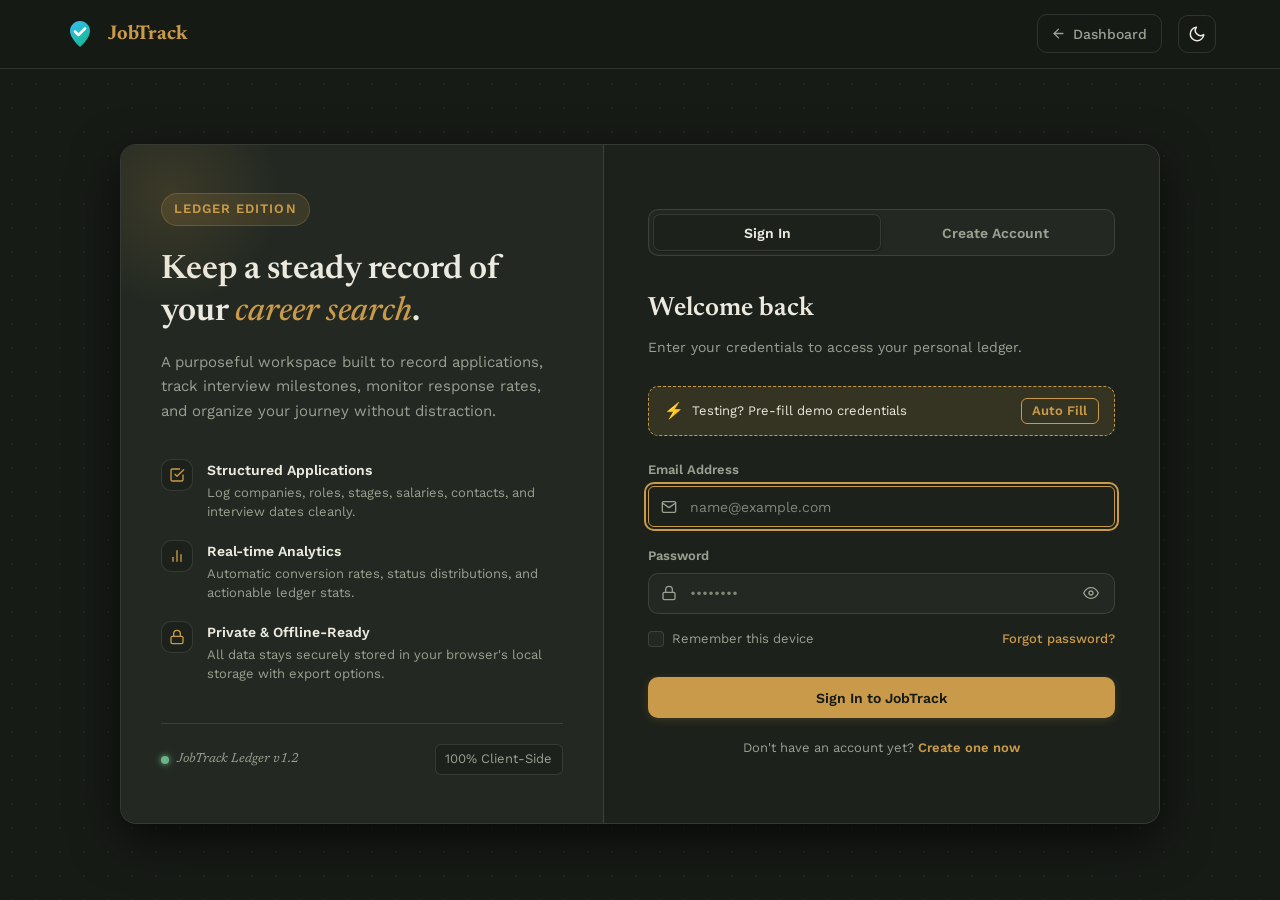
<file: index.html>
<!doctype html>
<html lang="en">
  <head>
    <meta charset="UTF-8" />
    <meta http-equiv="refresh" content="0; url=HTML/index.html" />
    <title>JobTrack</title>
    <script>
      window.location.replace("HTML/index.html" + window.location.hash);
    </script>
  </head>
  <body style="font-family: 'Work Sans', -apple-system, sans-serif; background: #171b16; color: #ece9de; display: flex; align-items: center; justify-content: center; height: 100vh; margin: 0;">
    <p>Launching <a href="HTML/index.html" style="color: #c99a4a; text-decoration: underline;">JobTrack</a>...</p>
  </body>
</html>
</file>
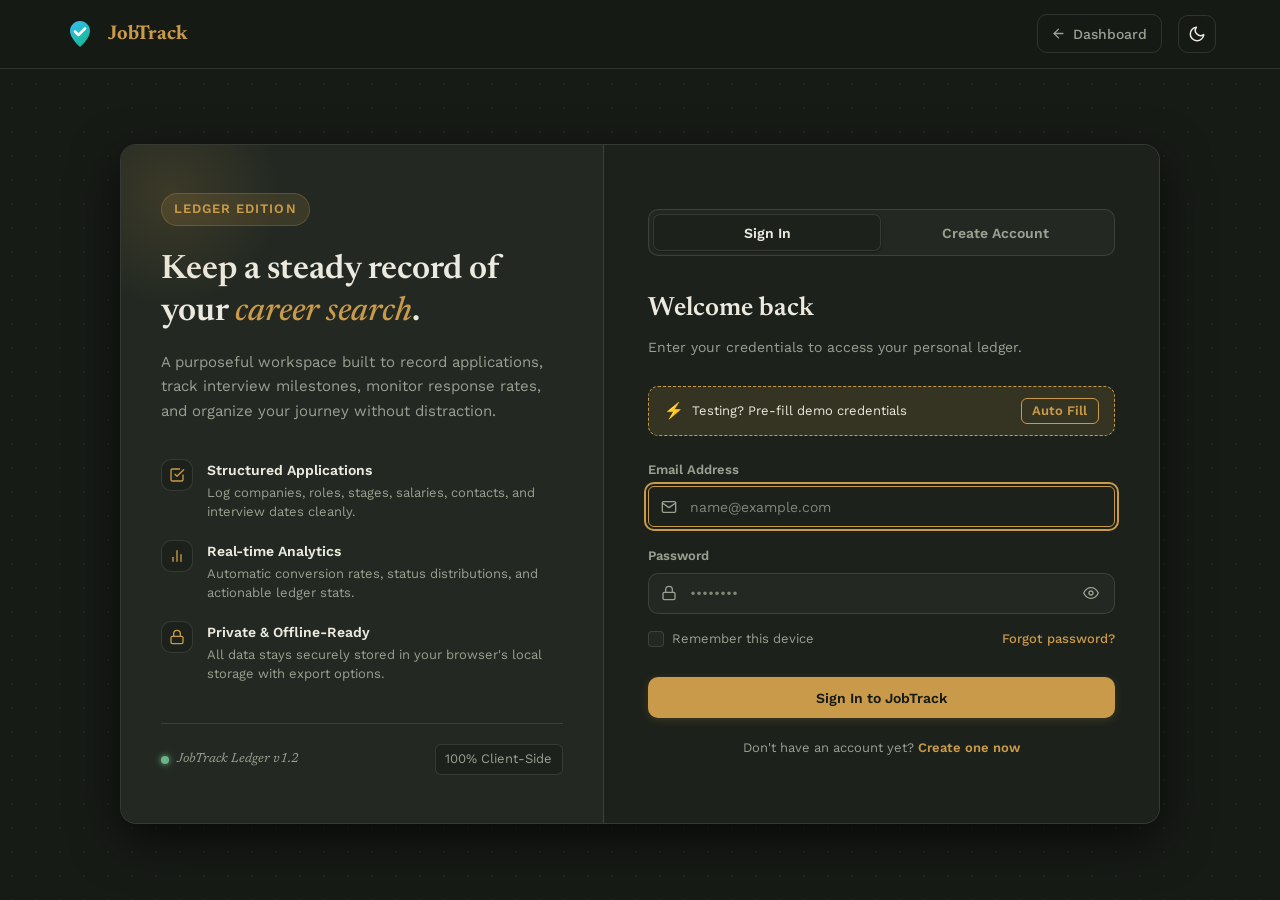
<file: HTML/index.html>
<!doctype html>
<html lang="en" data-theme="dark">
  <head>
    <meta charset="UTF-8" />
    <meta name="viewport" content="width=device-width, initial-scale=1.0" />
    <title>JobTrack — Sign In & Create Account</title>
    <meta
      name="description"
      content="Sign in or create your JobTrack account to organize, track, and optimize your job applications in one focused ledger."
    />

    <!-- Google Fonts for Ledger Theme -->
    <link rel="preconnect" href="https://fonts.googleapis.com" />
    <link rel="preconnect" href="https://fonts.gstatic.com" crossorigin />
    <link
      href="https://fonts.googleapis.com/css2?family=Newsreader:ital,opsz,wght@0,6..72,500;0,6..72,600;0,6..72,700;1,6..72,400&family=Work+Sans:wght@400;500;600;700&display=swap"
      rel="stylesheet"
    />

    <!-- Auth Stylesheet -->
    <link rel="stylesheet" href="../Style/auth.css" />
  </head>
  <body>
    <!-- Top Navigation Header -->
    <header class="auth-header">
      <div class="auth-header-container">
        <!-- Logo -->
        <a href="dashboard.html" class="logo" title="Back to JobTrack Dashboard">
          <svg
            class="logo-svg"
            width="32"
            height="32"
            viewBox="0 0 32 32"
            fill="none"
            xmlns="http://www.w3.org/2000/svg"
            aria-hidden="true"
          >
            <path
              d="M16 3C10.4772 3 6 7.47715 6 13C6 20.5 16 29 16 29C16 29 26 20.5 26 13C26 7.47715 21.5228 3 16 3Z"
              fill="url(#jobtrack-grad-auth)"
            />
            <path
              d="M11 13.5L14.5 17L21 10.5"
              stroke="white"
              stroke-width="2.5"
              stroke-linecap="round"
              stroke-linejoin="round"
            />
            <defs>
              <linearGradient
                id="jobtrack-grad-auth"
                x1="6"
                y1="3"
                x2="26"
                y2="29"
                gradientUnits="userSpaceOnUse"
              >
                <stop stop-color="#38bdf8" />
                <stop offset="1" stop-color="#10b981" />
              </linearGradient>
            </defs>
          </svg>
          <span class="logo-text">JobTrack</span>
        </a>

        <!-- Header Controls -->
        <div class="auth-header-actions">
          <a href="dashboard.html" class="btn-nav-back" title="Go to Dashboard">
            <svg
              width="15"
              height="15"
              viewBox="0 0 24 24"
              fill="none"
              stroke="currentColor"
              stroke-width="2.2"
              stroke-linecap="round"
              stroke-linejoin="round"
              aria-hidden="true"
            >
              <line x1="19" y1="12" x2="5" y2="12"></line>
              <polyline points="12 19 5 12 12 5"></polyline>
            </svg>
            <span>Dashboard</span>
          </a>

          <!-- Theme Toggle Button -->
          <button
            id="themeToggleBtn"
            class="theme-toggle-btn"
            aria-label="Toggle dark mode"
            title="Toggle Theme"
          >
            <svg
              class="sun-icon"
              width="18"
              height="18"
              viewBox="0 0 24 24"
              fill="none"
              stroke="currentColor"
              stroke-width="2"
              stroke-linecap="round"
              stroke-linejoin="round"
              aria-hidden="true"
            >
              <circle cx="12" cy="12" r="5"></circle>
              <line x1="12" y1="1" x2="12" y2="3"></line>
              <line x1="12" y1="21" x2="12" y2="23"></line>
              <line x1="4.22" y1="4.22" x2="5.64" y2="5.64"></line>
              <line x1="18.36" y1="18.36" x2="19.78" y2="19.78"></line>
              <line x1="1" y1="12" x2="3" y2="12"></line>
              <line x1="21" y1="12" x2="23" y2="12"></line>
              <line x1="4.22" y1="19.78" x2="5.64" y2="18.36"></line>
              <line x1="18.36" y1="5.64" x2="19.78" y2="4.22"></line>
            </svg>
            <svg
              class="moon-icon"
              width="18"
              height="18"
              viewBox="0 0 24 24"
              fill="none"
              stroke="currentColor"
              stroke-width="2"
              stroke-linecap="round"
              stroke-linejoin="round"
              aria-hidden="true"
            >
              <path d="M21 12.79A9 9 0 1 1 11.21 3 7 7 0 0 0 21 12.79z"></path>
            </svg>
          </button>
        </div>
      </div>
    </header>

    <!-- Main Content Area -->
    <main class="auth-main">
      <div class="auth-wrapper">
        <!-- 1. Left Showcase / Brand Panel -->
        <aside class="auth-hero-panel">
          <div>
            <div class="hero-badge">
              <span>Ledger Edition</span>
            </div>
            <h1 class="hero-title">
              Keep a steady record of your <em>career search</em>.
            </h1>
            <p class="hero-description">
              A purposeful workspace built to record applications, track interview
              milestones, monitor response rates, and organize your journey without distraction.
            </p>

            <ul class="hero-features">
              <li class="feature-item">
                <div class="feature-icon-wrapper">
                  <svg
                    width="16"
                    height="16"
                    viewBox="0 0 24 24"
                    fill="none"
                    stroke="currentColor"
                    stroke-width="2"
                    stroke-linecap="round"
                    stroke-linejoin="round"
                    aria-hidden="true"
                  >
                    <polyline points="9 11 12 14 22 4"></polyline>
                    <path d="M21 12v7a2 2 0 0 1-2 2H5a2 2 0 0 1-2-2V5a2 2 0 0 1 2-2h11"></path>
                  </svg>
                </div>
                <div class="feature-content">
                  <h4>Structured Applications</h4>
                  <p>Log companies, roles, stages, salaries, contacts, and interview dates cleanly.</p>
                </div>
              </li>

              <li class="feature-item">
                <div class="feature-icon-wrapper">
                  <svg
                    width="16"
                    height="16"
                    viewBox="0 0 24 24"
                    fill="none"
                    stroke="currentColor"
                    stroke-width="2"
                    stroke-linecap="round"
                    stroke-linejoin="round"
                    aria-hidden="true"
                  >
                    <line x1="18" y1="20" x2="18" y2="10"></line>
                    <line x1="12" y1="20" x2="12" y2="4"></line>
                    <line x1="6" y1="20" x2="6" y2="14"></line>
                  </svg>
                </div>
                <div class="feature-content">
                  <h4>Real-time Analytics</h4>
                  <p>Automatic conversion rates, status distributions, and actionable ledger stats.</p>
                </div>
              </li>

              <li class="feature-item">
                <div class="feature-icon-wrapper">
                  <svg
                    width="16"
                    height="16"
                    viewBox="0 0 24 24"
                    fill="none"
                    stroke="currentColor"
                    stroke-width="2"
                    stroke-linecap="round"
                    stroke-linejoin="round"
                    aria-hidden="true"
                  >
                    <rect x="3" y="11" width="18" height="11" rx="2" ry="2"></rect>
                    <path d="M7 11V7a5 5 0 0 1 10 0v4"></path>
                  </svg>
                </div>
                <div class="feature-content">
                  <h4>Private &amp; Offline-Ready</h4>
                  <p>All data stays securely stored in your browser's local storage with export options.</p>
                </div>
              </li>
            </ul>
          </div>

          <div class="hero-footer-ledger">
            <div class="ledger-seal">
              <span class="seal-dot"></span>
              <span>JobTrack Ledger v1.2</span>
            </div>
            <span class="hero-stats-pill">100% Client-Side</span>
          </div>
        </aside>

        <!-- 2. Right Auth Panel -->
        <section class="auth-form-panel">
          <!-- Segmented Tab Navigation -->
          <div class="auth-tabs" id="authTabs" data-active="login">
            <div class="tab-indicator"></div>
            <button
              type="button"
              class="tab-btn active"
              id="tabLogin"
              aria-label="Switch to Sign In"
            >
              Sign In
            </button>
            <button
              type="button"
              class="tab-btn"
              id="tabSignup"
              aria-label="Switch to Create Account"
            >
              Create Account
            </button>
          </div>

          <!-- ==============================================
               A. Sign In View
               ============================================== -->
          <div class="form-view active" id="loginView">
            <div class="form-panel-header">
              <h2 class="form-panel-title">Welcome back</h2>
              <p class="form-panel-subtitle">
                Enter your credentials to access your personal ledger.
              </p>
            </div>

            <!-- Quick Demo Credentials Box -->
            <div class="demo-quick-banner">
              <div class="demo-banner-text">
                <span class="demo-badge-icon">⚡</span>
                <span>Testing? Pre-fill demo credentials</span>
              </div>
              <button
                type="button"
                class="btn-demo-quick"
                id="btnDemoLogin"
                title="Fill demo user (yosab@jobtrack.app / password123)"
              >
                Auto Fill
              </button>
            </div>

            <form class="auth-form" id="loginForm" novalidate>
              <!-- Email Field -->
              <div class="form-group">
                <label for="loginEmail">Email Address</label>
                <div class="input-wrapper">
                  <span class="input-icon-left" aria-hidden="true">
                    <svg
                      width="16"
                      height="16"
                      viewBox="0 0 24 24"
                      fill="none"
                      stroke="currentColor"
                      stroke-width="2"
                      stroke-linecap="round"
                      stroke-linejoin="round"
                    >
                      <path d="M4 4h16c1.1 0 2 .9 2 2v12c0 1.1-.9 2-2 2H4c-1.1 0-2-.9-2-2V6c0-1.1.9-2 2-2z"></path>
                      <polyline points="22,6 12,13 2,6"></polyline>
                    </svg>
                  </span>
                  <input
                    type="email"
                    id="loginEmail"
                    class="form-input"
                    placeholder="name@example.com"
                    autocomplete="email"
                    required
                  />
                </div>
                <span class="field-error-msg" id="loginEmailError"></span>
              </div>

              <!-- Password Field -->
              <div class="form-group">
                <label for="loginPassword">Password</label>
                <div class="input-wrapper">
                  <span class="input-icon-left" aria-hidden="true">
                    <svg
                      width="16"
                      height="16"
                      viewBox="0 0 24 24"
                      fill="none"
                      stroke="currentColor"
                      stroke-width="2"
                      stroke-linecap="round"
                      stroke-linejoin="round"
                    >
                      <rect x="3" y="11" width="18" height="11" rx="2" ry="2"></rect>
                      <path d="M7 11V7a5 5 0 0 1 10 0v4"></path>
                    </svg>
                  </span>
                  <input
                    type="password"
                    id="loginPassword"
                    class="form-input"
                    placeholder="••••••••"
                    autocomplete="current-password"
                    required
                  />
                  <button
                    type="button"
                    class="input-action-btn"
                    id="toggleLoginPassword"
                    aria-label="Show password"
                  >
                    <!-- Eye Icon -->
                    <svg
                      class="eye-icon"
                      width="16"
                      height="16"
                      viewBox="0 0 24 24"
                      fill="none"
                      stroke="currentColor"
                      stroke-width="2"
                      stroke-linecap="round"
                      stroke-linejoin="round"
                    >
                      <path d="M1 12s4-8 11-8 11 8 11 8-4 8-11 8-11-8-11-8z"></path>
                      <circle cx="12" cy="12" r="3"></circle>
                    </svg>
                    <!-- Eye Slash Icon (hidden by default) -->
                    <svg
                      class="eye-slash-icon"
                      width="16"
                      height="16"
                      viewBox="0 0 24 24"
                      fill="none"
                      stroke="currentColor"
                      stroke-width="2"
                      stroke-linecap="round"
                      stroke-linejoin="round"
                      style="display: none;"
                    >
                      <path d="M17.94 17.94A10.07 10.07 0 0 1 12 20c-7 0-11-8-11-8a18.45 18.45 0 0 1 5.06-5.94M9.9 4.24A9.12 9.12 0 0 1 12 4c7 0 11 8 11 8a18.5 18.5 0 0 1-2.16 3.19m-6.72-1.07a3 3 0 1 1-4.24-4.24"></path>
                      <line x1="1" y1="1" x2="23" y2="23"></line>
                    </svg>
                  </button>
                </div>
                <span class="field-error-msg" id="loginPasswordError"></span>
              </div>

              <!-- Options: Remember Me & Forgot Password -->
              <div class="form-options-row">
                <label class="checkbox-label" for="loginRemember">
                  <input type="checkbox" id="loginRemember" />
                  <span>Remember this device</span>
                </label>
                <a href="#forgot" class="link-forgot" id="forgotPasswordLink">
                  Forgot password?
                </a>
              </div>

              <!-- Submit Button -->
              <button type="submit" class="btn-submit" id="loginSubmitBtn">
                <span class="spinner-icon"></span>
                <span class="btn-text">Sign In to JobTrack</span>
              </button>
            </form>

            <p class="form-footer-hint">
              Don't have an account yet?
              <a href="#signup" id="goToSignupLink">Create one now</a>
            </p>
          </div>

          <!-- ==============================================
               B. Create Account View (Sign Up)
               ============================================== -->
          <div class="form-view" id="signupView">
            <div class="form-panel-header">
              <h2 class="form-panel-title">Create your account</h2>
              <p class="form-panel-subtitle">
                Set up your personal workspace and start logging opportunities.
              </p>
            </div>

            <form class="auth-form" id="signupForm" novalidate>
              <!-- Full Name Field -->
              <div class="form-group">
                <label for="signupName">Full Name</label>
                <div class="input-wrapper">
                  <span class="input-icon-left" aria-hidden="true">
                    <svg
                      width="16"
                      height="16"
                      viewBox="0 0 24 24"
                      fill="none"
                      stroke="currentColor"
                      stroke-width="2"
                      stroke-linecap="round"
                      stroke-linejoin="round"
                    >
                      <path d="M20 21v-2a4 4 0 0 0-4-4H8a4 4 0 0 0-4 4v2"></path>
                      <circle cx="12" cy="7" r="4"></circle>
                    </svg>
                  </span>
                  <input
                    type="text"
                    id="signupName"
                    class="form-input"
                    placeholder="e.g. Yosab Fouad"
                    autocomplete="name"
                    required
                  />
                </div>
                <span class="field-error-msg" id="signupNameError"></span>
              </div>

              <!-- Email Field -->
              <div class="form-group">
                <label for="signupEmail">Email Address</label>
                <div class="input-wrapper">
                  <span class="input-icon-left" aria-hidden="true">
                    <svg
                      width="16"
                      height="16"
                      viewBox="0 0 24 24"
                      fill="none"
                      stroke="currentColor"
                      stroke-width="2"
                      stroke-linecap="round"
                      stroke-linejoin="round"
                    >
                      <path d="M4 4h16c1.1 0 2 .9 2 2v12c0 1.1-.9 2-2 2H4c-1.1 0-2-.9-2-2V6c0-1.1.9-2 2-2z"></path>
                      <polyline points="22,6 12,13 2,6"></polyline>
                    </svg>
                  </span>
                  <input
                    type="email"
                    id="signupEmail"
                    class="form-input"
                    placeholder="name@example.com"
                    autocomplete="email"
                    required
                  />
                </div>
                <span class="field-error-msg" id="signupEmailError"></span>
              </div>

              <!-- Role / Target Position -->
              <div class="form-group">
                <label for="signupRole">Target Job Title / Discipline</label>
                <div class="input-wrapper">
                  <span class="input-icon-left" aria-hidden="true">
                    <svg
                      width="16"
                      height="16"
                      viewBox="0 0 24 24"
                      fill="none"
                      stroke="currentColor"
                      stroke-width="2"
                      stroke-linecap="round"
                      stroke-linejoin="round"
                    >
                      <rect x="2" y="7" width="20" height="14" rx="2" ry="2"></rect>
                      <path d="M16 21V5a2 2 0 0 0-2-2h-4a2 2 0 0 0-2 2v16"></path>
                    </svg>
                  </span>
                  <input
                    type="text"
                    id="signupRole"
                    class="form-input"
                    placeholder="e.g. Frontend Engineer, Product Manager"
                  />
                </div>
              </div>

              <!-- Password Field -->
              <div class="form-group">
                <label for="signupPassword">Password</label>
                <div class="input-wrapper">
                  <span class="input-icon-left" aria-hidden="true">
                    <svg
                      width="16"
                      height="16"
                      viewBox="0 0 24 24"
                      fill="none"
                      stroke="currentColor"
                      stroke-width="2"
                      stroke-linecap="round"
                      stroke-linejoin="round"
                    >
                      <rect x="3" y="11" width="18" height="11" rx="2" ry="2"></rect>
                      <path d="M7 11V7a5 5 0 0 1 10 0v4"></path>
                    </svg>
                  </span>
                  <input
                    type="password"
                    id="signupPassword"
                    class="form-input"
                    placeholder="At least 6 characters"
                    autocomplete="new-password"
                    required
                  />
                  <button
                    type="button"
                    class="input-action-btn"
                    id="toggleSignupPassword"
                    aria-label="Show password"
                  >
                    <svg
                      class="eye-icon"
                      width="16"
                      height="16"
                      viewBox="0 0 24 24"
                      fill="none"
                      stroke="currentColor"
                      stroke-width="2"
                      stroke-linecap="round"
                      stroke-linejoin="round"
                    >
                      <path d="M1 12s4-8 11-8 11 8 11 8-4 8-11 8-11-8-11-8z"></path>
                      <circle cx="12" cy="12" r="3"></circle>
                    </svg>
                    <svg
                      class="eye-slash-icon"
                      width="16"
                      height="16"
                      viewBox="0 0 24 24"
                      fill="none"
                      stroke="currentColor"
                      stroke-width="2"
                      stroke-linecap="round"
                      stroke-linejoin="round"
                      style="display: none;"
                    >
                      <path d="M17.94 17.94A10.07 10.07 0 0 1 12 20c-7 0-11-8-11-8a18.45 18.45 0 0 1 5.06-5.94M9.9 4.24A9.12 9.12 0 0 1 12 4c7 0 11 8 11 8a18.5 18.5 0 0 1-2.16 3.19m-6.72-1.07a3 3 0 1 1-4.24-4.24"></path>
                      <line x1="1" y1="1" x2="23" y2="23"></line>
                    </svg>
                  </button>
                </div>
                <!-- Password Strength Meter -->
                <div class="strength-meter-wrapper">
                  <div class="strength-bar-track">
                    <div class="strength-step" id="strengthStep1"></div>
                    <div class="strength-step" id="strengthStep2"></div>
                    <div class="strength-step" id="strengthStep3"></div>
                    <div class="strength-step" id="strengthStep4"></div>
                  </div>
                  <div class="strength-label">
                    <span>Password strength:</span>
                    <span id="strengthText">None</span>
                  </div>
                </div>
                <span class="field-error-msg" id="signupPasswordError"></span>
              </div>

              <!-- Confirm Password Field -->
              <div class="form-group">
                <label for="signupConfirmPassword">Confirm Password</label>
                <div class="input-wrapper">
                  <span class="input-icon-left" aria-hidden="true">
                    <svg
                      width="16"
                      height="16"
                      viewBox="0 0 24 24"
                      fill="none"
                      stroke="currentColor"
                      stroke-width="2"
                      stroke-linecap="round"
                      stroke-linejoin="round"
                    >
                      <polyline points="20 6 9 17 4 12"></polyline>
                    </svg>
                  </span>
                  <input
                    type="password"
                    id="signupConfirmPassword"
                    class="form-input"
                    placeholder="Re-enter your password"
                    autocomplete="new-password"
                    required
                  />
                  <button
                    type="button"
                    class="input-action-btn"
                    id="toggleSignupConfirmPassword"
                    aria-label="Show password"
                  >
                    <svg
                      class="eye-icon"
                      width="16"
                      height="16"
                      viewBox="0 0 24 24"
                      fill="none"
                      stroke="currentColor"
                      stroke-width="2"
                      stroke-linecap="round"
                      stroke-linejoin="round"
                    >
                      <path d="M1 12s4-8 11-8 11 8 11 8-4 8-11 8-11-8-11-8z"></path>
                      <circle cx="12" cy="12" r="3"></circle>
                    </svg>
                    <svg
                      class="eye-slash-icon"
                      width="16"
                      height="16"
                      viewBox="0 0 24 24"
                      fill="none"
                      stroke="currentColor"
                      stroke-width="2"
                      stroke-linecap="round"
                      stroke-linejoin="round"
                      style="display: none;"
                    >
                      <path d="M17.94 17.94A10.07 10.07 0 0 1 12 20c-7 0-11-8-11-8a18.45 18.45 0 0 1 5.06-5.94M9.9 4.24A9.12 9.12 0 0 1 12 4c7 0 11 8 11 8a18.5 18.5 0 0 1-2.16 3.19m-6.72-1.07a3 3 0 1 1-4.24-4.24"></path>
                      <line x1="1" y1="1" x2="23" y2="23"></line>
                    </svg>
                  </button>
                </div>
                <span class="field-error-msg" id="signupConfirmError"></span>
              </div>

              <!-- Terms Checkbox -->
              <div class="form-group">
                <label class="checkbox-label" for="signupTerms">
                  <input type="checkbox" id="signupTerms" checked />
                  <span>I agree to store account &amp; application ledger data locally in this browser</span>
                </label>
                <span class="field-error-msg" id="signupTermsError"></span>
              </div>

              <!-- Submit Button -->
              <button type="submit" class="btn-submit" id="signupSubmitBtn">
                <span class="spinner-icon"></span>
                <span class="btn-text">Create Free Account</span>
              </button>
            </form>

            <p class="form-footer-hint">
              Already have an account?
              <a href="#login" id="goToLoginLink">Sign in here</a>
            </p>
          </div>
        </section>
      </div>
    </main>

    <!-- Forgot Password Modal -->
    <div class="auth-modal-overlay" id="forgotModal" role="dialog" aria-modal="true" aria-labelledby="forgotTitle">
      <div class="auth-modal-card">
        <button
          type="button"
          class="modal-close-btn"
          id="closeForgotModalBtn"
          aria-label="Close dialog"
        >
          <svg
            width="18"
            height="18"
            viewBox="0 0 24 24"
            fill="none"
            stroke="currentColor"
            stroke-width="2"
            stroke-linecap="round"
            stroke-linejoin="round"
          >
            <line x1="18" y1="6" x2="6" y2="18"></line>
            <line x1="6" y1="6" x2="18" y2="18"></line>
          </svg>
        </button>

        <div class="modal-header">
          <h3 id="forgotTitle">Account Recovery</h3>
          <p>
            Enter your account email to retrieve or inspect your local credentials.
          </p>
        </div>

        <form id="forgotPasswordForm">
          <div class="form-group">
            <label for="forgotEmailInput">Registered Email</label>
            <div class="input-wrapper input-no-left-icon">
              <input
                type="email"
                id="forgotEmailInput"
                class="form-input"
                placeholder="name@example.com"
                required
              />
            </div>
            <div id="forgotMsg" style="margin-top: 0.6rem; font-size: var(--fs-xs); line-height: 1.5;"></div>
          </div>

          <div class="modal-actions">
            <button type="button" class="btn-secondary" id="cancelForgotModalBtn">
              Close
            </button>
            <button type="submit" class="btn-submit" style="width: auto; margin-top: 0; padding: 0.65rem 1.25rem;">
              Find Password
            </button>
          </div>
        </form>
      </div>
    </div>

    <!-- Toast Notification Container -->
    <div class="toast-container" id="toastContainer" aria-live="polite"></div>

    <!-- Auth Script -->
    <script src="../JS/auth.js"></script>
  </body>
</html>
</file>
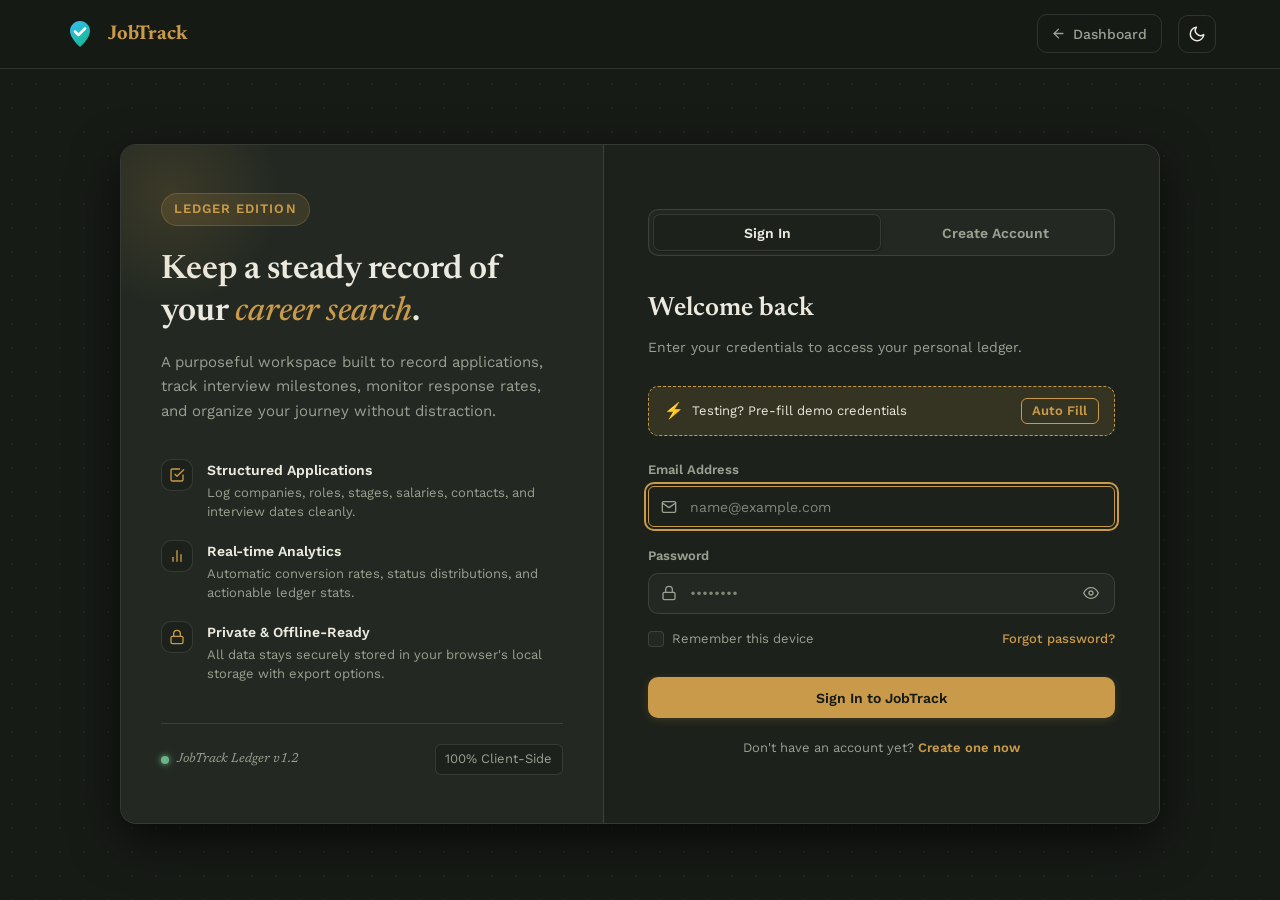
<file: HTML/auth.html>
<!doctype html>
<html lang="en">
  <head>
    <meta charset="UTF-8" />
    <meta http-equiv="refresh" content="0; url=index.html" />
    <title>JobTrack — Authentication</title>
    <script>
      window.location.replace("index.html" + window.location.hash);
    </script>
  </head>
  <body style="font-family: 'Work Sans', sans-serif; background: #171b16; color: #ece9de; display: flex; align-items: center; justify-content: center; height: 100vh; margin: 0;">
    <p>Opening <a href="index.html" style="color: #c99a4a; text-decoration: underline;">JobTrack Sign In &amp; Create Account</a>...</p>
  </body>
</html>
</file>
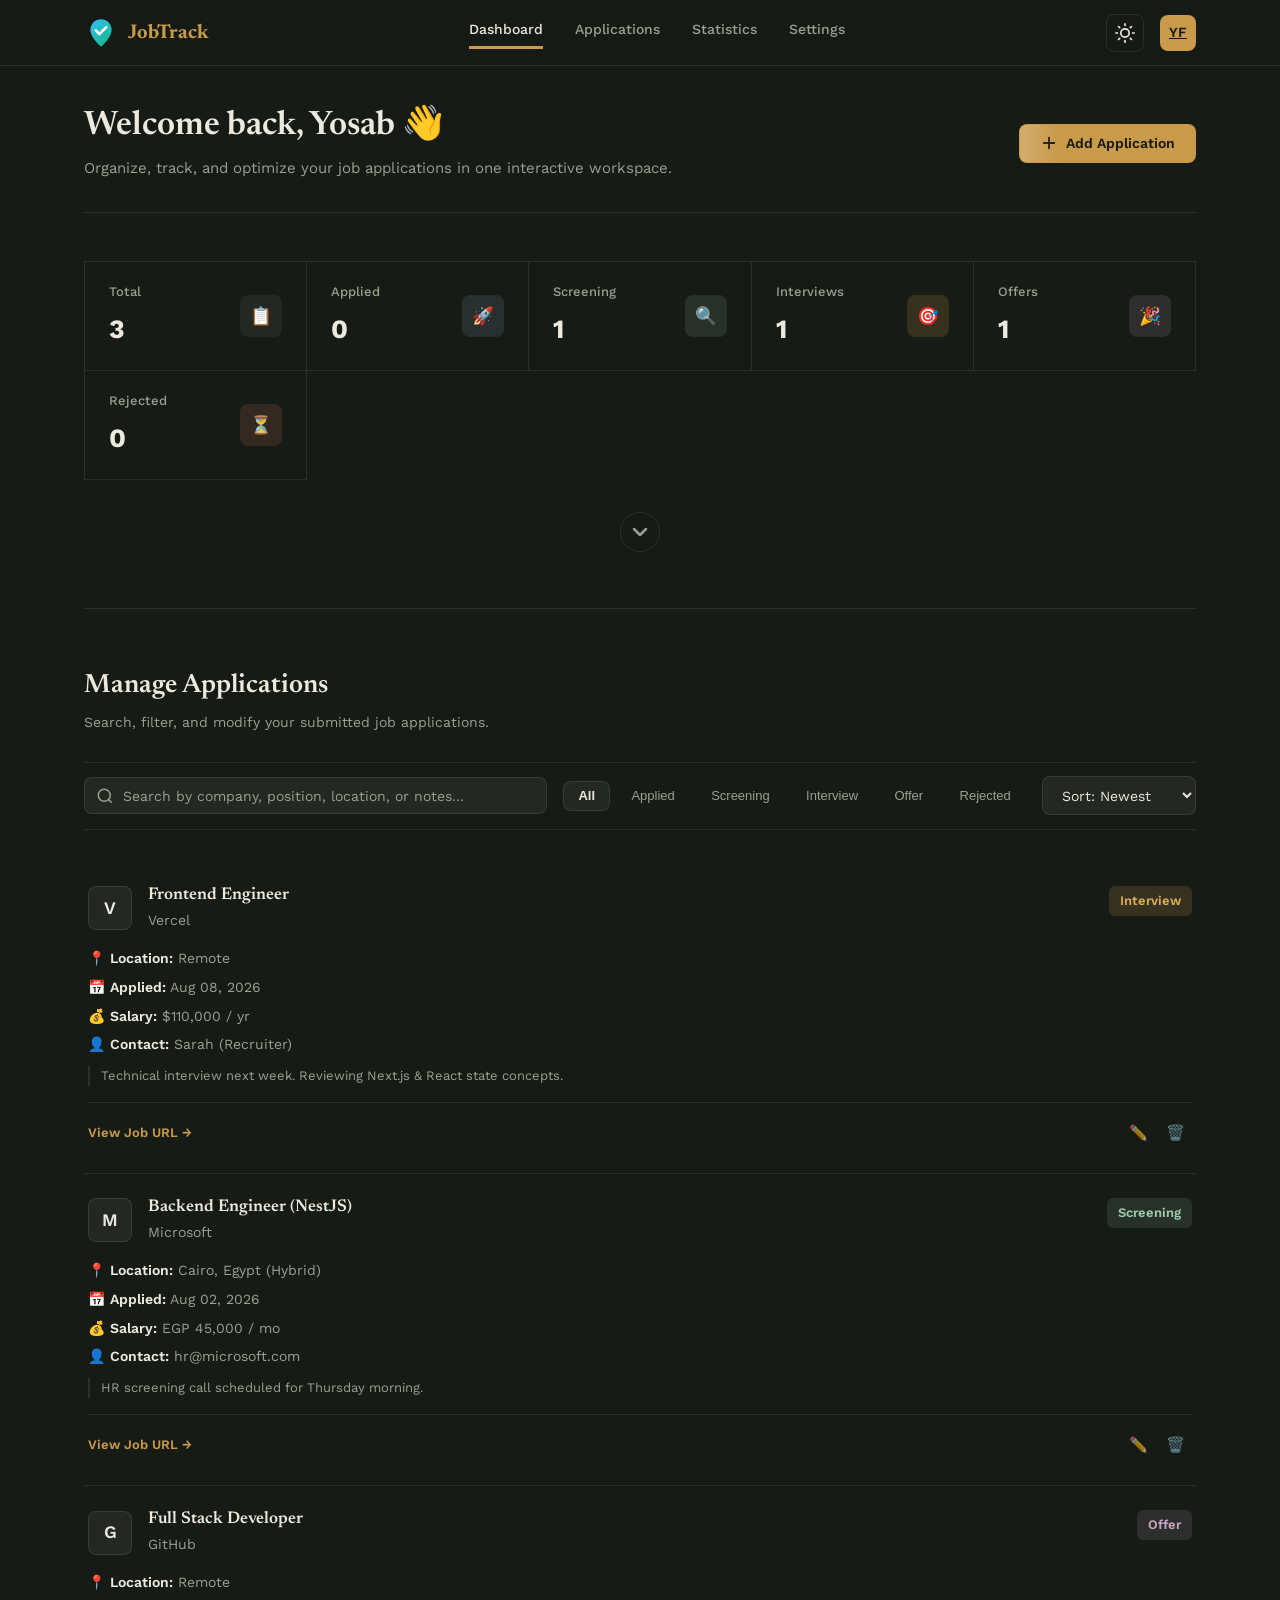
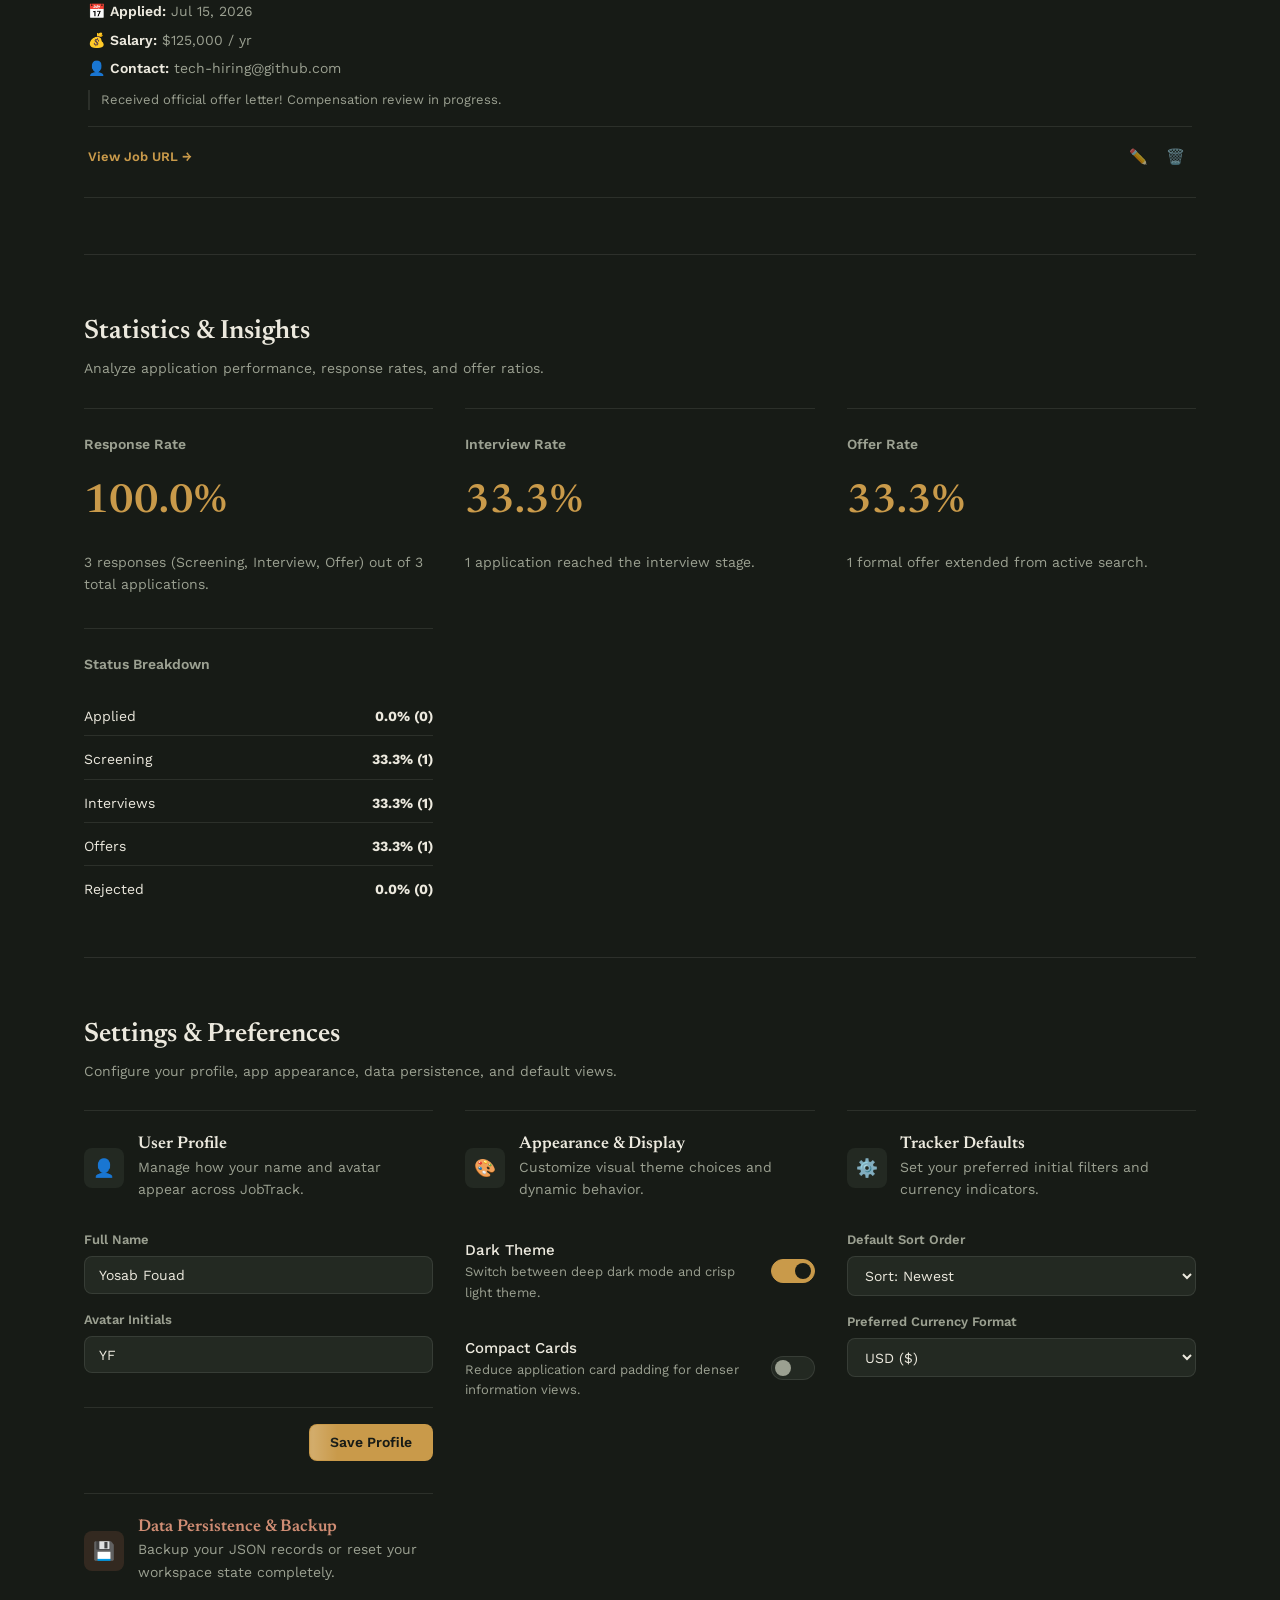
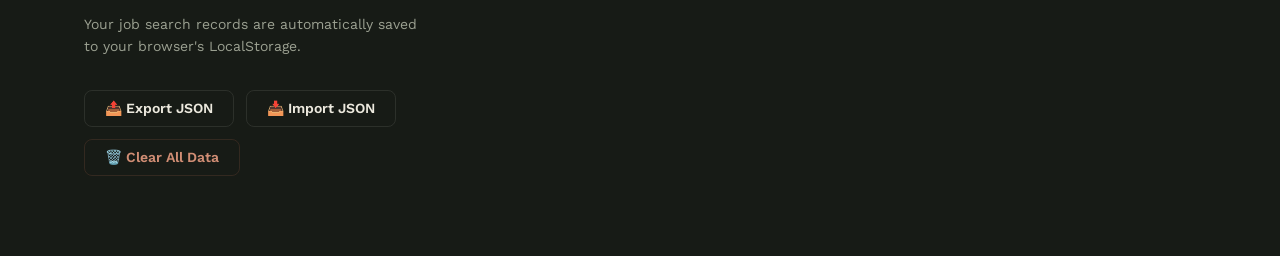
<file: HTML/dashboard.html>
<!doctype html>
<html lang="en" data-theme="dark">
  <head>
    <meta charset="UTF-8" />
    <meta name="viewport" content="width=device-width, initial-scale=1.0" />
    <title>JobTrack — Modern Job Application Tracker</title>
    <link rel="stylesheet" href="../Style/style.css" />

    <!-- Google Fonts for Modern SaaS Theme -->
    <link rel="preconnect" href="https://fonts.googleapis.com" />
    <link rel="preconnect" href="https://fonts.gstatic.com" crossorigin />
    <link
      href="https://fonts.googleapis.com/css2?family=Plus+Jakarta+Sans:wght@400;500;600;700;800&display=swap"
      rel="stylesheet"
    />
  </head>
  <body>
    <!-- Top Navigation Header -->
    <header class="navbar">
      <div class="nav-container">
        <!-- Brand Logo -->
        <a href="#dashboard" class="logo">
          <svg
            class="logo-svg"
            width="34"
            height="34"
            viewBox="0 0 32 32"
            fill="none"
            xmlns="http://www.w3.org/2000/svg"
          >
            <path
              d="M16 3C10.4772 3 6 7.47715 6 13C6 20.5 16 29 16 29C16 29 26 20.5 26 13C26 7.47715 21.5228 3 16 3Z"
              fill="url(#jobtrack-grad)"
            />
            <path
              d="M11 13.5L14.5 17L21 10.5"
              stroke="white"
              stroke-width="2.5"
              stroke-linecap="round"
              stroke-linejoin="round"
            />
            <defs>
              <linearGradient
                id="jobtrack-grad"
                x1="6"
                y1="3"
                x2="26"
                y2="29"
                gradientUnits="userSpaceOnUse"
              >
                <stop stop-color="#38bdf8" />
                <stop offset="1" stop-color="#10b981" />
              </linearGradient>
            </defs>
          </svg>
          <span class="logo-text">JobTrack</span>
        </a>

        <!-- Navigation Links -->
        <nav class="nav-links">
          <a class="nav-link nav-link-dashboard active">Dashboard</a>
          <a class="nav-link nav-link-applications">Applications</a>
          <a class="nav-link nav-link-statistics">Statistics</a>
          <a class="nav-link nav-link-settings">Settings</a>
        </nav>

        <!-- Right Header Actions -->
        <div class="nav-actions">
          <!-- Animated Dark Mode Toggle Button -->
          <button
            id="themeToggleBtn"
            class="theme-toggle-btn"
            aria-label="Toggle dark mode"
            title="Toggle Theme"
          >
            <svg
              class="sun-icon"
              width="20"
              height="20"
              viewBox="0 0 24 24"
              fill="none"
              stroke="currentColor"
              stroke-width="2"
              stroke-linecap="round"
              stroke-linejoin="round"
            >
              <circle cx="12" cy="12" r="5"></circle>
              <line x1="12" y1="1" x2="12" y2="3"></line>
              <line x1="12" y1="21" x2="12" y2="23"></line>
              <line x1="4.22" y1="4.22" x2="5.64" y2="5.64"></line>
              <line x1="18.36" y1="18.36" x2="19.78" y2="19.78"></line>
              <line x1="1" y1="12" x2="3" y2="12"></line>
              <line x1="21" y1="12" x2="23" y2="12"></line>
              <line x1="4.22" y1="19.78" x2="5.64" y2="18.36"></line>
              <line x1="18.36" y1="5.64" x2="19.78" y2="4.22"></line>
            </svg>
            <svg
              class="moon-icon"
              width="20"
              height="20"
              viewBox="0 0 24 24"
              fill="none"
              stroke="currentColor"
              stroke-width="2"
              stroke-linecap="round"
              stroke-linejoin="round"
            >
              <path d="M21 12.79A9 9 0 1 1 11.21 3 7 7 0 0 0 21 12.79z"></path>
            </svg>
          </button>

          <!-- Links to index.html (the Login & Account page) -->
          <a href="index.html" class="profile-avatar" title="Account, Sign In &amp; Log Out">YF</a>
        </div>
      </div>
    </header>

    <main class="main-container">
      <!-- 1. DASHBOARD / HERO SECTION -->
      <section id="dashboard" class="dashboard-section">
        <div class="hero-section">
          <div class="hero-content">
            <h1 class="welcome-title">Welcome back, Yosab 👋</h1>
            <p class="hero-description">
              Organize, track, and optimize your job applications in one
              interactive workspace.
            </p>
          </div>
          <button class="btn btn-primary btn-add" id="openModalBtn">
            <svg
              width="18"
              height="18"
              viewBox="0 0 24 24"
              fill="none"
              stroke="currentColor"
              stroke-width="2.5"
              stroke-linecap="round"
              stroke-linejoin="round"
            >
              <line x1="12" y1="5" x2="12" y2="19"></line>
              <line x1="5" y1="12" x2="19" y2="12"></line>
            </svg>
            Add Application
          </button>
        </div>

        <!-- Dashboard Stat Cards Overview -->
        <div class="dashboard-summary-cards">
          <div class="stat-card total">
            <div class="stat-info">
              <span class="stat-label">Total</span>
              <span class="stat-value">12</span>
            </div>
            <div class="stat-icon-wrapper icon-total">📋</div>
          </div>
          <div class="stat-card applied">
            <div class="stat-info">
              <span class="stat-label">Applied</span>
              <span class="stat-value">5</span>
            </div>
            <div class="stat-icon-wrapper icon-applied">🚀</div>
          </div>
          <div class="stat-card screening">
            <div class="stat-info">
              <span class="stat-label">Screening</span>
              <span class="stat-value">1</span>
            </div>
            <div class="stat-icon-wrapper icon-screening">🔍</div>
          </div>
          <div class="stat-card interviews">
            <div class="stat-info">
              <span class="stat-label">Interviews</span>
              <span class="stat-value">3</span>
            </div>
            <div class="stat-icon-wrapper icon-interview">🎯</div>
          </div>
          <div class="stat-card offers">
            <div class="stat-info">
              <span class="stat-label">Offers</span>
              <span class="stat-value">1</span>
            </div>
            <div class="stat-icon-wrapper icon-offer">🎉</div>
          </div>
          <div class="stat-card rejected">
            <div class="stat-info">
              <span class="stat-label">Rejected</span>
              <span class="stat-value">2</span>
            </div>
            <div class="stat-icon-wrapper icon-rejected">⏳</div>
          </div>
        </div>

        <!-- Down Arrow Anchor Button -->
        <div class="scroll-down-wrapper">
          <a
            class="scroll-down-btn"
            id="scrollDownBtn"
            aria-label="Scroll down to applications"
          >
            <svg
              width="24"
              height="24"
              viewBox="0 0 24 24"
              fill="none"
              stroke="currentColor"
              stroke-width="2.5"
              stroke-linecap="round"
              stroke-linejoin="round"
            >
              <polyline points="6 9 12 15 18 9"></polyline>
            </svg>
          </a>
        </div>
      </section>

      <hr class="section-divider" />

      <!-- 2. APPLICATIONS SECTION -->
      <section id="applications" class="applications-section">
        <div class="section-header">
          <h2 class="section-title">Manage Applications</h2>
          <p class="section-subtitle">
            Search, filter, and modify your submitted job applications.
          </p>
        </div>

        <!-- Controls Bar: Search, Filters, Sort -->
        <div class="controls-bar">
          <div class="search-box">
            <svg
              class="search-icon"
              width="18"
              height="18"
              viewBox="0 0 24 24"
              fill="none"
              stroke="currentColor"
              stroke-width="2"
            >
              <circle cx="11" cy="11" r="8"></circle>
              <line x1="21" y1="21" x2="16.65" y2="16.65"></line>
            </svg>
            <input
              type="text"
              placeholder="Search by company, position, location, or notes..."
              class="search-input"
              id="searchInput"
            />
          </div>

          <div class="filters">
            <button class="filter-btn active" data-filter="All">All</button>
            <button class="filter-btn" data-filter="Applied">Applied</button>
            <button class="filter-btn" data-filter="Screening">
              Screening
            </button>
            <button class="filter-btn" data-filter="Interview">
              Interview
            </button>
            <button class="filter-btn" data-filter="Offer">Offer</button>
            <button class="filter-btn" data-filter="Rejected">Rejected</button>
          </div>

          <div class="sort-box">
            <select class="sort-dropdown" id="sortDropdown">
              <option value="newest">Sort: Newest</option>
              <option value="oldest">Sort: Oldest</option>
              <option value="company">Company (A-Z)</option>
              <option value="position">Position (A-Z)</option>
            </select>
          </div>
        </div>

        <!-- Application Cards Grid -->
        <div class="cards-grid" id="cardsGrid">
          <!-- Card 1 -->
          <article class="app-card">
            <div class="card-header">
              <div class="company-brand">
                <div class="company-logo">V</div>
                <div>
                  <h3 class="role-title">Frontend Engineer</h3>
                  <p class="company-name">Vercel</p>
                </div>
              </div>
              <span class="badge badge-interview">Interview</span>
            </div>
            <div class="card-body">
              <p class="card-detail">📍 <strong>Location:</strong> Remote</p>
              <p class="card-detail">
                📅 <strong>Applied:</strong> Aug 08, 2026
              </p>
              <p class="card-detail">
                💰 <strong>Salary:</strong> $110,000 / yr
              </p>
              <p class="card-detail">
                👤 <strong>Contact:</strong> Sarah (Recruiter)
              </p>
              <p class="card-notes">
                Technical interview next week. Reviewing Next.js & React state
                concepts.
              </p>
            </div>
            <div class="card-footer">
              <a
                href="https://vercel.com/careers"
                target="_blank"
                rel="noopener"
                class="btn-link"
                >View Job URL &rarr;</a
              >
              <div class="card-actions">
                <button class="btn-icon" title="Edit">✏️</button>
                <button class="btn-icon" title="Delete">🗑️</button>
              </div>
            </div>
          </article>

          <!-- Card 2 -->
          <article class="app-card">
            <div class="card-header">
              <div class="company-brand">
                <div class="company-logo logo-gh">G</div>
                <div>
                  <h3 class="role-title">Full Stack Developer</h3>
                  <p class="company-name">GitHub</p>
                </div>
              </div>
              <span class="badge badge-offer">Offer</span>
            </div>
            <div class="card-body">
              <p class="card-detail">📍 <strong>Location:</strong> Remote</p>
              <p class="card-detail">
                📅 <strong>Applied:</strong> Jul 15, 2026
              </p>
              <p class="card-detail">
                💰 <strong>Salary:</strong> $125,000 / yr
              </p>
              <p class="card-detail">
                👤 <strong>Contact:</strong> tech-hiring@github.com
              </p>
              <p class="card-notes">
                Received official offer letter! Compensation review in progress.
              </p>
            </div>
            <div class="card-footer">
              <a
                href="https://github.com/about/careers"
                target="_blank"
                rel="noopener"
                class="btn-link"
                >View Job URL &rarr;</a
              >
              <div class="card-actions">
                <button class="btn-icon" title="Edit">✏️</button>
                <button class="btn-icon" title="Delete">🗑️</button>
              </div>
            </div>
          </article>

          <!-- Card 3 -->
          <article class="app-card">
            <div class="card-header">
              <div class="company-brand">
                <div class="company-logo logo-ms">M</div>
                <div>
                  <h3 class="role-title">Backend Engineer (NestJS)</h3>
                  <p class="company-name">Microsoft</p>
                </div>
              </div>
              <span class="badge badge-applied">Screening</span>
            </div>
            <div class="card-body">
              <p class="card-detail">
                📍 <strong>Location:</strong> Cairo, Egypt (Hybrid)
              </p>
              <p class="card-detail">
                📅 <strong>Applied:</strong> Aug 02, 2026
              </p>
              <p class="card-detail">
                💰 <strong>Salary:</strong> EGP 45,000 / mo
              </p>
              <p class="card-detail">
                👤 <strong>Contact:</strong> hr@microsoft.com
              </p>
              <p class="card-notes">
                HR screening call scheduled for Thursday morning.
              </p>
            </div>
            <div class="card-footer">
              <a
                href="https://careers.microsoft.com"
                target="_blank"
                rel="noopener"
                class="btn-link"
                >View Job URL &rarr;</a
              >
              <div class="card-actions">
                <button class="btn-icon" title="Edit">✏️</button>
                <button class="btn-icon" title="Delete">🗑️</button>
              </div>
            </div>
          </article>
        </div>

        <!-- Empty State View -->
        <div class="empty-state hidden" id="emptyState">
          <div class="empty-icon">📂</div>
          <h3 class="empty-title">No applications found</h3>
          <p class="empty-text">
            Start tracking your job search or adjust your active search and
            filter settings.
          </p>
          <button class="btn btn-primary empty-btn" id="emptyAddBtn">
            + Add New Application
          </button>
        </div>
      </section>

      <hr class="section-divider" />

      <!-- 3. STATISTICS SECTION -->
      <section id="statistics" class="statistics-detailed-section">
        <div class="section-header">
          <h2 class="section-title">Statistics & Insights</h2>
          <p class="section-subtitle">
            Analyze application performance, response rates, and offer ratios.
          </p>
        </div>

        <div class="stats-overview-grid">
          <div class="app-card stat-summary-card">
            <h3>Response Rate</h3>
            <p class="stat-value stat-value-highlight">41.7%</p>
            <p class="card-detail">
              5 responses (Screening, Interview, Offer) out of 12 total
              applications.
            </p>
          </div>

          <div class="app-card stat-summary-card">
            <h3>Interview Rate</h3>
            <p class="stat-value stat-value-highlight">25.0%</p>
            <p class="card-detail">
              3 applications reached the interview stage.
            </p>
          </div>

          <div class="app-card stat-summary-card">
            <h3>Offer Rate</h3>
            <p class="stat-value stat-value-highlight">8.3%</p>
            <p class="card-detail">
              1 formal offer extended from active search.
            </p>
          </div>

          <div class="app-card stat-breakdown-card">
            <h3>Status Breakdown</h3>
            <div class="breakdown-list">
              <div class="breakdown-item">
                <span>Applied</span> <strong>41.7% (5)</strong>
              </div>
              <div class="breakdown-item">
                <span>Screening</span> <strong>8.3% (1)</strong>
              </div>
              <div class="breakdown-item">
                <span>Interviews</span> <strong>25.0% (3)</strong>
              </div>
              <div class="breakdown-item">
                <span>Offers</span> <strong>8.3% (1)</strong>
              </div>
              <div class="breakdown-item">
                <span>Rejected</span> <strong>16.7% (2)</strong>
              </div>
            </div>
          </div>
        </div>
      </section>

      <hr class="section-divider" />

      <!-- 4. SETTINGS SECTION -->
      <section id="settings" class="settings-section">
        <div class="section-header">
          <h2 class="section-title">Settings & Preferences</h2>
          <p class="section-subtitle">
            Configure your profile, app appearance, data persistence, and
            default views.
          </p>
        </div>

        <div class="settings-grid">
          <!-- Card 1: User Profile Settings -->
          <div class="app-card settings-card">
            <div class="settings-card-header">
              <div class="settings-icon">👤</div>
              <div>
                <h3 class="settings-card-title">User Profile</h3>
                <p class="card-detail">
                  Manage how your name and avatar appear across JobTrack.
                </p>
              </div>
            </div>
            <div class="settings-card-body">
              <div class="form-group">
                <label for="settingUserName">Full Name</label>
                <input
                  type="text"
                  id="settingUserName"
                  class="search-input"
                  value="Yosab Fouad"
                />
              </div>
              <div class="form-group">
                <label for="settingUserInitials">Avatar Initials</label>
                <input
                  type="text"
                  id="settingUserInitials"
                  class="search-input"
                  value="YF"
                  maxlength="3"
                />
              </div>
            </div>
            <div class="settings-card-footer">
              <button class="btn btn-primary" id="saveProfileBtn">
                Save Profile
              </button>
            </div>
          </div>

          <!-- Card 2: Appearance & UI Preferences -->
          <div class="app-card settings-card">
            <div class="settings-card-header">
              <div class="settings-icon">🎨</div>
              <div>
                <h3 class="settings-card-title">Appearance & Display</h3>
                <p class="card-detail">
                  Customize visual theme choices and dynamic behavior.
                </p>
              </div>
            </div>
            <div class="settings-card-body">
              <div class="setting-toggle-row">
                <div class="toggle-info">
                  <span class="toggle-label">Dark Theme</span>
                  <span class="toggle-desc"
                    >Switch between deep dark mode and crisp light theme.</span
                  >
                </div>
                <label class="switch">
                  <input type="checkbox" id="settingThemeToggle" checked />
                  <span class="slider"></span>
                </label>
              </div>
              <div class="setting-toggle-row">
                <div class="toggle-info">
                  <span class="toggle-label">Compact Cards</span>
                  <span class="toggle-desc"
                    >Reduce application card padding for denser information
                    views.</span
                  >
                </div>
                <label class="switch">
                  <input type="checkbox" id="settingCompactToggle" />
                  <span class="slider"></span>
                </label>
              </div>
            </div>
          </div>

          <!-- Card 3: Default Job Search Preferences -->
          <div class="app-card settings-card">
            <div class="settings-card-header">
              <div class="settings-icon">⚙️</div>
              <div>
                <h3 class="settings-card-title">Tracker Defaults</h3>
                <p class="card-detail">
                  Set your preferred initial filters and currency indicators.
                </p>
              </div>
            </div>
            <div class="settings-card-body">
              <div class="form-group">
                <label for="settingDefaultSort">Default Sort Order</label>
                <select
                  id="settingDefaultSort"
                  class="sort-dropdown"
                  style="width: 100%"
                >
                  <option value="newest">Sort: Newest</option>
                  <option value="oldest">Sort: Oldest</option>
                  <option value="company">Company (A-Z)</option>
                  <option value="position">Position (A-Z)</option>
                </select>
              </div>
              <div class="form-group">
                <label for="settingCurrency">Preferred Currency Format</label>
                <select
                  id="settingCurrency"
                  class="sort-dropdown"
                  style="width: 100%"
                >
                  <option value="USD">USD ($)</option>
                  <option value="EGP">EGP (EGP)</option>
                  <option value="EUR">EUR (€)</option>
                  <option value="GBP">GBP (£)</option>
                </select>
              </div>
            </div>
          </div>

          <!-- Card 4: LocalStorage & Data Management -->
          <div class="app-card settings-card danger-zone">
            <div class="settings-card-header">
              <div class="settings-icon">💾</div>
              <div>
                <h3 class="settings-card-title">Data Persistence & Backup</h3>
                <p class="card-detail">
                  Backup your JSON records or reset your workspace state
                  completely.
                </p>
              </div>
            </div>
            <div class="settings-card-body">
              <p class="card-detail" style="margin-bottom: 1rem">
                Your job search records are automatically saved to your
                browser's LocalStorage.
              </p>
              <div class="settings-actions">
                <button class="btn btn-secondary" id="exportDataBtn">
                  📤 Export JSON
                </button>
                <button class="btn btn-secondary" id="importDataBtn">
                  📥 Import JSON
                </button>
                <button class="btn btn-danger" id="clearDataBtn">
                  🗑️ Clear All Data
                </button>
              </div>
            </div>
          </div>
        </div>
      </section>
    </main>

    <!-- Application Modal -->
    <div class="modal-overlay hidden" id="modalOverlay">
      <div class="modal-box">
        <div class="modal-header">
          <h3 id="modalTitle">Add New Application</h3>
          <button
            class="close-modal-btn"
            id="closeModalBtn"
            aria-label="Close modal"
          >
            &times;
          </button>
        </div>
        <form class="modal-form" id="applicationForm">
          <div class="form-grid">
            <div class="form-group">
              <label for="companyInput">Company Name *</label>
              <input
                type="text"
                id="companyInput"
                placeholder="e.g. Stripe"
                required
              />
            </div>

            <div class="form-group">
              <label for="positionInput">Position *</label>
              <input
                type="text"
                id="positionInput"
                placeholder="e.g. Software Engineer"
                required
              />
            </div>

            <div class="form-group">
              <label for="statusSelect">Status</label>
              <select id="statusSelect">
                <option value="Applied">Applied</option>
                <option value="Screening">Screening</option>
                <option value="Interview">Interview</option>
                <option value="Offer">Offer</option>
                <option value="Rejected">Rejected</option>
              </select>
            </div>

            <div class="form-group">
              <label for="locationInput">Location</label>
              <input
                type="text"
                id="locationInput"
                placeholder="e.g. Remote / San Francisco, CA"
              />
            </div>

            <div class="form-group">
              <label for="dateAppliedInput">Date Applied</label>
              <input type="date" id="dateAppliedInput" />
            </div>

            <div class="form-group">
              <label for="salaryInput">Salary / Compensation</label>
              <input
                type="text"
                id="salaryInput"
                placeholder="e.g. $90,000 / yr"
              />
            </div>

            <div class="form-group full-width">
              <label for="jobUrlInput">Job Posting URL</label>
              <input
                type="url"
                id="jobUrlInput"
                placeholder="https://company.com/careers/job"
              />
            </div>

            <div class="form-group full-width">
              <label for="contactInput">Contact Information</label>
              <input
                type="text"
                id="contactInput"
                placeholder="e.g. Jane Doe (Recruiter) - jane@company.com"
              />
            </div>

            <div class="form-group full-width">
              <label for="notesInput">Notes</label>
              <textarea
                id="notesInput"
                rows="3"
                placeholder="Add preparation details, interview feedback, or follow-up dates..."
              ></textarea>
            </div>
          </div>

          <div class="modal-actions">
            <button type="button" class="btn btn-secondary" id="cancelBtn">
              Cancel
            </button>
            <button type="submit" class="btn btn-primary" id="saveAppBtn">
              Save Application
            </button>
          </div>
        </form>
      </div>
    </div>
    <!-- Interactive Dynamic Power Scroll To Top Button -->
    <button id="scrollTopBtn" class="scroll-top-btn" aria-label="Scroll to top">
      <svg class="power-ring" viewBox="0 0 100 100">
        <circle class="power-ring-bg" cx="50" cy="50" r="42" />
        <circle
          class="power-ring-fill"
          id="powerRingFill"
          cx="50"
          cy="50"
          r="42"
        />
      </svg>
      <svg
        class="arrow-icon"
        width="22"
        height="22"
        viewBox="0 0 24 24"
        fill="none"
        stroke="currentColor"
        stroke-width="3"
        stroke-linecap="round"
        stroke-linejoin="round"
      >
        <polyline points="18 15 12 9 6 15"></polyline>
      </svg>
    </button>

    <script src="../JS/main.js"></script>
  </body>
</html>
</file>
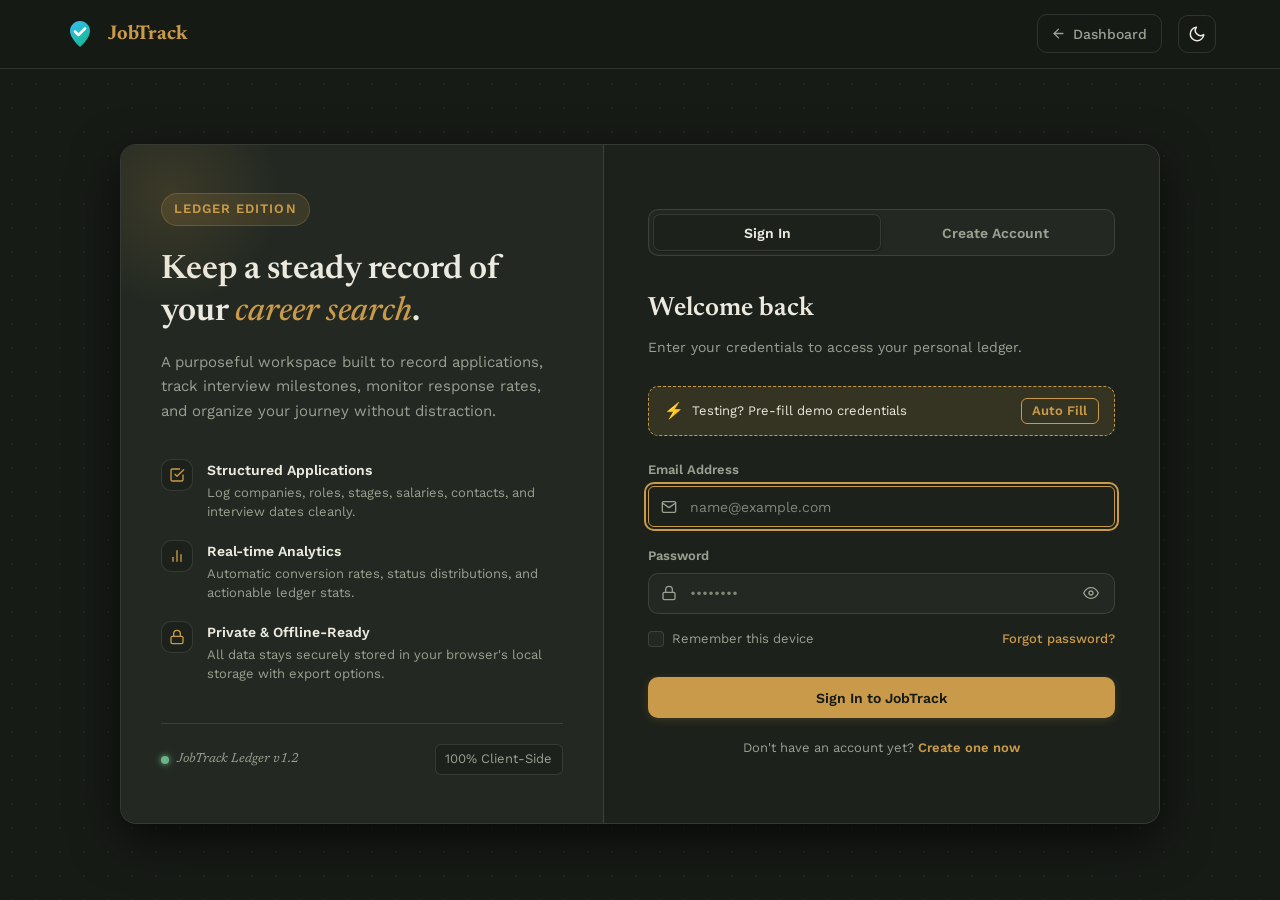
<file: HTML/login.html>
<!doctype html>
<html lang="en">
  <head>
    <meta charset="UTF-8" />
    <meta http-equiv="refresh" content="0; url=index.html#login" />
    <title>JobTrack — Sign In</title>
    <script>
      window.location.replace("index.html" + (window.location.hash || "#login"));
    </script>
  </head>
  <body style="font-family: 'Work Sans', sans-serif; background: #171b16; color: #ece9de; display: flex; align-items: center; justify-content: center; height: 100vh; margin: 0;">
    <p>Opening <a href="index.html#login" style="color: #c99a4a; text-decoration: underline;">JobTrack Sign In &amp; Create Account</a>...</p>
  </body>
</html>
</file>
<file: Style/auth.css>
/* ==========================================================================
   JobTrack Auth CSS — Ledger Theme Authentication & Sign Up
   ========================================================================== */

@import url("https://fonts.googleapis.com/css2?family=Newsreader:ital,opsz,wght@0,6..72,500;0,6..72,600;0,6..72,700;1,6..72,400&family=Work+Sans:wght@400;500;600;700&display=swap");

/* 1. Shared Tokens */
:root {
  --font-display: "Newsreader", Georgia, "Times New Roman", serif;
  --font-body: "Work Sans", -apple-system, BlinkMacSystemFont, "Segoe UI", Roboto, sans-serif;

  --fs-2xs: 0.8125rem;  /* 13px */
  --fs-xs: 0.875rem;    /* 14px */
  --fs-sm: 0.9375rem;   /* 15px */
  --fs-base: 1rem;      /* 16px */
  --fs-md: 1.0625rem;   /* 17px */
  --fs-lg: 1.25rem;     /* 20px */
  --fs-xl: 1.65rem;     /* 26px */
  --fs-2xl: 2.1rem;     /* 34px */
  --fs-3xl: 2.6rem;     /* 42px */

  --radius-sm: 6px;
  --radius-md: 10px;
  --radius-lg: 16px;
  --radius-full: 9999px;

  --transition-fast: 150ms ease;
  --transition-base: 220ms ease;
  --transition-slow: 350ms cubic-bezier(0.16, 1, 0.3, 1);
}

/* 2. Light Theme */
:root[data-theme="light"] {
  --bg-main: #e6e8e0;
  --bg-navbar: rgba(230, 232, 224, 0.92);
  --bg-surface: #dbded2;
  --bg-surface-hover: #d2d6c9;
  --bg-raised: #f0f1eb;
  --bg-card: #f4f5f0;

  --text-main: #262b24;
  --text-muted: #6b7062;
  --text-inverse: #f5f6f0;

  --border-color: #c9cdbf;
  --border-hover: #abb09f;
  --border-focus: #9c6e2e;

  --shadow-sm: 0 1px 3px rgba(38, 43, 36, 0.08);
  --shadow-md: 0 4px 16px rgba(38, 43, 36, 0.1);
  --shadow-lg: 0 12px 36px rgba(38, 43, 36, 0.14);

  --accent: #9c6e2e; /* brass */
  --accent-hover: #7f591f;
  --accent-light: rgba(156, 110, 46, 0.12);
  --accent-secondary: #74566e; /* dusty plum */

  --color-success: #3f7a5b;
  --color-success-bg: rgba(63, 122, 91, 0.14);
  --color-error: #a84232;
  --color-error-bg: rgba(168, 66, 50, 0.12);
  --color-warning: #b07e2c;
  --color-warning-bg: rgba(176, 126, 44, 0.14);

  --hero-pattern: radial-gradient(#c9cdbf 1px, transparent 1px);
}

/* 3. Dark Theme */
:root[data-theme="dark"] {
  --bg-main: #171b16;
  --bg-navbar: rgba(23, 27, 22, 0.92);
  --bg-surface: #232922;
  --bg-surface-hover: #2b332a;
  --bg-raised: #1e231d;
  --bg-card: #1c211b;

  --text-main: #ece9de;
  --text-muted: #9ba091;
  --text-inverse: #171b16;

  --border-color: rgba(236, 233, 222, 0.12);
  --border-hover: rgba(236, 233, 222, 0.22);
  --border-focus: #c99a4a;

  --shadow-sm: 0 1px 3px rgba(0, 0, 0, 0.4);
  --shadow-md: 0 8px 24px rgba(0, 0, 0, 0.5);
  --shadow-lg: 0 16px 48px rgba(0, 0, 0, 0.65);

  --accent: #c99a4a; /* warm brass */
  --accent-hover: #dbae5e;
  --accent-light: rgba(201, 154, 74, 0.15);
  --accent-secondary: #a084a0;

  --color-success: #6bb387;
  --color-success-bg: rgba(107, 179, 135, 0.16);
  --color-error: #df6e58;
  --color-error-bg: rgba(223, 110, 88, 0.18);
  --color-warning: #e0aa53;
  --color-warning-bg: rgba(224, 170, 83, 0.16);

  --hero-pattern: radial-gradient(rgba(236, 233, 222, 0.08) 1px, transparent 1px);
}

/* 4. Global Reset */
*,
*::before,
*::after {
  box-sizing: border-box;
  margin: 0;
  padding: 0;
}

body {
  font-family: var(--font-body);
  font-size: var(--fs-base);
  background-color: var(--bg-main);
  color: var(--text-main);
  line-height: 1.6;
  min-height: 100vh;
  display: flex;
  flex-direction: column;
  -webkit-font-smoothing: antialiased;
  -moz-osx-font-smoothing: grayscale;
  transition: background-color var(--transition-base), color var(--transition-base);
  position: relative;
  overflow-x: hidden;
}

/* Background texture */
body::before {
  content: "";
  position: fixed;
  inset: 0;
  background-image: var(--hero-pattern);
  background-size: 24px 24px;
  opacity: 0.65;
  pointer-events: none;
  z-index: 0;
}

a {
  color: inherit;
  text-decoration: none;
}

/* Focus Visibility */
a:focus-visible,
button:focus-visible,
input:focus-visible {
  outline: 2px solid var(--border-focus);
  outline-offset: 2px;
  border-radius: var(--radius-sm);
}

/* ==========================================================================
   5. Header Navigation
   ========================================================================== */
.auth-header {
  position: relative;
  z-index: 10;
  background-color: var(--bg-navbar);
  backdrop-filter: blur(12px);
  -webkit-backdrop-filter: blur(12px);
  border-bottom: 1px solid var(--border-color);
  width: 100%;
}

.auth-header-container {
  max-width: 1200px;
  margin: 0 auto;
  padding: 0.9rem 1.5rem;
  display: flex;
  align-items: center;
  justify-content: space-between;
}

.logo {
  display: flex;
  align-items: center;
  gap: 0.75rem;
}

.logo-svg {
  flex-shrink: 0;
  transition: transform var(--transition-base);
}

.logo:hover .logo-svg {
  transform: rotate(-4deg) scale(1.04);
}

.logo-text {
  font-family: var(--font-display);
  font-size: var(--fs-lg);
  font-weight: 700;
  color: var(--accent);
  letter-spacing: -0.01em;
}

.auth-header-actions {
  display: flex;
  align-items: center;
  gap: 1rem;
}

.btn-nav-back {
  display: inline-flex;
  align-items: center;
  gap: 0.45rem;
  font-size: var(--fs-xs);
  font-weight: 500;
  color: var(--text-muted);
  padding: 0.45rem 0.85rem;
  border: 1px solid var(--border-color);
  border-radius: var(--radius-md);
  transition: color var(--transition-fast), border-color var(--transition-fast), background-color var(--transition-fast);
}

.btn-nav-back:hover {
  color: var(--text-main);
  background-color: var(--bg-surface);
  border-color: var(--border-hover);
}

.theme-toggle-btn {
  background: transparent;
  border: 1px solid var(--border-color);
  color: var(--text-main);
  width: 38px;
  height: 38px;
  border-radius: var(--radius-md);
  display: inline-flex;
  align-items: center;
  justify-content: center;
  cursor: pointer;
  position: relative;
  transition: background-color var(--transition-fast), border-color var(--transition-fast);
}

.theme-toggle-btn:hover {
  background-color: var(--bg-surface);
  border-color: var(--border-hover);
}

.sun-icon,
.moon-icon {
  position: absolute;
  transition: transform var(--transition-base), opacity var(--transition-base);
}

[data-theme="light"] .sun-icon {
  opacity: 1;
  transform: rotate(0deg) scale(1);
}

[data-theme="light"] .moon-icon {
  opacity: 0;
  transform: rotate(-90deg) scale(0.5);
}

[data-theme="dark"] .sun-icon {
  opacity: 0;
  transform: rotate(90deg) scale(0.5);
}

[data-theme="dark"] .moon-icon {
  opacity: 1;
  transform: rotate(0deg) scale(1);
}

/* ==========================================================================
   6. Main Auth Layout
   ========================================================================== */
.auth-main {
  flex: 1;
  display: flex;
  align-items: center;
  justify-content: center;
  padding: 2.5rem 1.5rem;
  position: relative;
  z-index: 1;
}

.auth-wrapper {
  max-width: 1040px;
  width: 100%;
  display: grid;
  grid-template-columns: 1fr 1.15fr;
  background-color: var(--bg-card);
  border: 1px solid var(--border-color);
  border-radius: var(--radius-lg);
  box-shadow: var(--shadow-lg);
  overflow: hidden;
  animation: auth-card-appear 480ms cubic-bezier(0.16, 1, 0.3, 1) both;
}

@keyframes auth-card-appear {
  from {
    opacity: 0;
    transform: translateY(16px) scale(0.99);
  }
  to {
    opacity: 1;
    transform: translateY(0) scale(1);
  }
}

/* ==========================================================================
   7. Left Showcase Panel
   ========================================================================== */
.auth-hero-panel {
  background-color: var(--bg-surface);
  border-right: 1px solid var(--border-color);
  padding: 3rem 2.5rem;
  display: flex;
  flex-direction: column;
  justify-content: space-between;
  position: relative;
  overflow: hidden;
}

.auth-hero-panel::before {
  content: "";
  position: absolute;
  top: -60px;
  left: -60px;
  width: 220px;
  height: 220px;
  background: radial-gradient(circle, var(--accent-light) 0%, transparent 70%);
  border-radius: 50%;
  pointer-events: none;
}

.hero-badge {
  display: inline-flex;
  align-items: center;
  gap: 0.4rem;
  font-size: var(--fs-2xs);
  font-weight: 600;
  text-transform: uppercase;
  letter-spacing: 0.08em;
  color: var(--accent);
  background-color: var(--accent-light);
  padding: 0.3rem 0.75rem;
  border-radius: var(--radius-full);
  width: fit-content;
  margin-bottom: 1.5rem;
  border: 1px solid rgba(201, 154, 74, 0.25);
}

.hero-title {
  font-family: var(--font-display);
  font-size: var(--fs-2xl);
  font-weight: 600;
  line-height: 1.25;
  color: var(--text-main);
  margin-bottom: 1rem;
}

.hero-title em {
  font-style: italic;
  font-weight: 500;
  color: var(--accent);
}

.hero-description {
  font-size: var(--fs-sm);
  color: var(--text-muted);
  line-height: 1.65;
  margin-bottom: 2.2rem;
}

.hero-features {
  list-style: none;
  display: flex;
  flex-direction: column;
  gap: 1.15rem;
  margin-bottom: 2.5rem;
}

.feature-item {
  display: flex;
  align-items: flex-start;
  gap: 0.85rem;
}

.feature-icon-wrapper {
  width: 32px;
  height: 32px;
  border-radius: var(--radius-md);
  background-color: var(--bg-card);
  border: 1px solid var(--border-color);
  display: flex;
  align-items: center;
  justify-content: center;
  color: var(--accent);
  flex-shrink: 0;
}

.feature-content h4 {
  font-size: var(--fs-xs);
  font-weight: 600;
  color: var(--text-main);
  margin-bottom: 0.15rem;
}

.feature-content p {
  font-size: var(--fs-2xs);
  color: var(--text-muted);
  line-height: 1.45;
}

.hero-footer-ledger {
  border-top: 1px solid var(--border-color);
  padding-top: 1.25rem;
  display: flex;
  align-items: center;
  justify-content: space-between;
}

.ledger-seal {
  display: flex;
  align-items: center;
  gap: 0.5rem;
  font-family: var(--font-display);
  font-size: var(--fs-2xs);
  color: var(--text-muted);
  font-style: italic;
}

.seal-dot {
  width: 8px;
  height: 8px;
  border-radius: 50%;
  background-color: var(--color-success);
  box-shadow: 0 0 6px var(--color-success);
}

.hero-stats-pill {
  font-size: var(--fs-2xs);
  color: var(--text-muted);
  background-color: var(--bg-card);
  padding: 0.25rem 0.6rem;
  border-radius: var(--radius-sm);
  border: 1px solid var(--border-color);
}

/* ==========================================================================
   8. Right Auth Form Panel
   ========================================================================== */
.auth-form-panel {
  padding: 3rem 2.75rem;
  display: flex;
  flex-direction: column;
  justify-content: center;
  background-color: var(--bg-card);
  position: relative;
}

/* Segmented Tab Controls */
.auth-tabs {
  position: relative;
  display: grid;
  grid-template-columns: 1fr 1fr;
  background-color: var(--bg-surface);
  padding: 4px;
  border-radius: var(--radius-md);
  border: 1px solid var(--border-color);
  margin-bottom: 2rem;
}

.tab-btn {
  background: transparent;
  border: none;
  padding: 0.65rem 1rem;
  font-family: var(--font-body);
  font-size: var(--fs-xs);
  font-weight: 600;
  color: var(--text-muted);
  border-radius: calc(var(--radius-md) - 3px);
  cursor: pointer;
  position: relative;
  z-index: 2;
  transition: color var(--transition-fast);
  text-align: center;
}

.tab-btn.active {
  color: var(--text-main);
}

.tab-indicator {
  position: absolute;
  top: 4px;
  left: 4px;
  width: calc(50% - 4px);
  height: calc(100% - 8px);
  background-color: var(--bg-card);
  border-radius: calc(var(--radius-md) - 3px);
  box-shadow: var(--shadow-sm);
  border: 1px solid var(--border-color);
  transition: transform var(--transition-slow);
  z-index: 1;
}

.auth-tabs[data-active="signup"] .tab-indicator {
  transform: translateX(100%);
}

/* Auth Header inside Form Panel */
.form-panel-header {
  margin-bottom: 1.75rem;
}

.form-panel-title {
  font-family: var(--font-display);
  font-size: var(--fs-xl);
  font-weight: 600;
  color: var(--text-main);
  margin-bottom: 0.35rem;
}

.form-panel-subtitle {
  font-size: var(--fs-xs);
  color: var(--text-muted);
}

/* Form Switching Container */
.form-view {
  display: none;
  opacity: 0;
  transform: translateY(6px);
  transition: opacity var(--transition-fast), transform var(--transition-fast);
}

.form-view.active {
  display: block;
  opacity: 1;
  transform: translateY(0);
}

/* Demo account quick banner */
.demo-quick-banner {
  display: flex;
  align-items: center;
  justify-content: space-between;
  background-color: var(--accent-light);
  border: 1px dashed var(--accent);
  padding: 0.65rem 0.95rem;
  border-radius: var(--radius-md);
  margin-bottom: 1.5rem;
}

.demo-banner-text {
  display: flex;
  align-items: center;
  gap: 0.5rem;
  font-size: var(--fs-2xs);
  color: var(--text-main);
}

.demo-badge-icon {
  color: var(--accent);
  font-size: 1rem;
}

.btn-demo-quick {
  background: transparent;
  border: 1px solid var(--accent);
  color: var(--accent);
  font-family: var(--font-body);
  font-size: var(--fs-2xs);
  font-weight: 600;
  padding: 0.3rem 0.65rem;
  border-radius: var(--radius-sm);
  cursor: pointer;
  transition: background-color var(--transition-fast), color var(--transition-fast);
}

.btn-demo-quick:hover {
  background-color: var(--accent);
  color: var(--text-inverse);
}

/* Form Styles */
.auth-form {
  display: flex;
  flex-direction: column;
  gap: 1.2rem;
}

.form-group {
  display: flex;
  flex-direction: column;
  gap: 0.35rem;
  position: relative;
}

.form-group label {
  font-size: var(--fs-2xs);
  font-weight: 600;
  color: var(--text-muted);
  display: flex;
  justify-content: space-between;
  align-items: center;
}

.input-wrapper {
  position: relative;
  display: flex;
  align-items: center;
}

.input-icon-left {
  position: absolute;
  left: 0.85rem;
  color: var(--text-muted);
  pointer-events: none;
  display: flex;
  align-items: center;
  justify-content: center;
}

.form-input {
  width: 100%;
  padding: 0.72rem 2.6rem 0.72rem 2.6rem;
  background-color: var(--bg-surface);
  border: 1px solid var(--border-color);
  border-radius: var(--radius-md);
  color: var(--text-main);
  font-family: var(--font-body);
  font-size: var(--fs-xs);
  outline: none;
  transition: border-color var(--transition-fast), background-color var(--transition-fast);
}

.input-no-left-icon .form-input {
  padding-left: 0.95rem;
}

.form-input::placeholder {
  color: var(--text-muted);
  opacity: 0.8;
}

.form-input:focus {
  border-color: var(--border-focus);
  background-color: var(--bg-card);
}

.form-input.is-invalid {
  border-color: var(--color-error);
}

.form-input.is-valid {
  border-color: var(--color-success);
}

.input-action-btn {
  position: absolute;
  right: 0.75rem;
  background: transparent;
  border: none;
  color: var(--text-muted);
  cursor: pointer;
  padding: 4px;
  border-radius: var(--radius-sm);
  display: flex;
  align-items: center;
  justify-content: center;
  transition: color var(--transition-fast);
}

.input-action-btn:hover {
  color: var(--text-main);
}

.field-error-msg {
  font-size: var(--fs-2xs);
  color: var(--color-error);
  display: none;
  margin-top: 0.2rem;
}

.field-error-msg.visible {
  display: block;
}

/* Password Strength Indicator */
.strength-meter-wrapper {
  margin-top: 0.35rem;
  display: flex;
  flex-direction: column;
  gap: 0.3rem;
}

.strength-bar-track {
  width: 100%;
  height: 4px;
  background-color: var(--bg-surface);
  border-radius: var(--radius-full);
  overflow: hidden;
  display: flex;
  gap: 2px;
}

.strength-step {
  flex: 1;
  height: 100%;
  background-color: transparent;
  transition: background-color var(--transition-base);
}

.strength-step.filled.weak {
  background-color: var(--color-error);
}

.strength-step.filled.medium {
  background-color: var(--color-warning);
}

.strength-step.filled.strong {
  background-color: var(--color-success);
}

.strength-label {
  font-size: var(--fs-2xs);
  color: var(--text-muted);
  display: flex;
  justify-content: space-between;
}

.strength-label span:last-child {
  font-weight: 600;
}

/* Extra row: Remember me & Forgot Password */
.form-options-row {
  display: flex;
  align-items: center;
  justify-content: space-between;
  font-size: var(--fs-2xs);
  margin-top: -0.25rem;
}

.checkbox-label {
  display: flex;
  align-items: center;
  gap: 0.5rem;
  cursor: pointer;
  user-select: none;
  color: var(--text-muted);
}

.checkbox-label input[type="checkbox"] {
  appearance: none;
  -webkit-appearance: none;
  width: 16px;
  height: 16px;
  border: 1px solid var(--border-color);
  border-radius: 4px;
  background-color: var(--bg-surface);
  cursor: pointer;
  display: inline-flex;
  align-items: center;
  justify-content: center;
  position: relative;
  transition: background-color var(--transition-fast), border-color var(--transition-fast);
}

.checkbox-label input[type="checkbox"]:checked {
  background-color: var(--accent);
  border-color: var(--accent);
}

.checkbox-label input[type="checkbox"]:checked::after {
  content: "";
  width: 4px;
  height: 8px;
  border: solid var(--text-inverse);
  border-width: 0 2px 2px 0;
  transform: rotate(45deg);
  margin-top: -2px;
}

.link-forgot {
  color: var(--accent);
  font-weight: 500;
  transition: color var(--transition-fast);
}

.link-forgot:hover {
  text-decoration: underline;
  color: var(--accent-hover);
}

/* Submit Buttons */
.btn-submit {
  width: 100%;
  padding: 0.8rem 1.25rem;
  background-color: var(--accent);
  color: var(--text-inverse);
  font-family: var(--font-body);
  font-size: var(--fs-xs);
  font-weight: 600;
  border: none;
  border-radius: var(--radius-md);
  cursor: pointer;
  display: flex;
  align-items: center;
  justify-content: center;
  gap: 0.5rem;
  margin-top: 0.5rem;
  transition: background-color var(--transition-fast), transform var(--transition-fast), box-shadow var(--transition-fast);
  box-shadow: 0 2px 8px rgba(201, 154, 74, 0.2);
}

.btn-submit:hover {
  background-color: var(--accent-hover);
  transform: translateY(-1px);
  box-shadow: 0 4px 12px rgba(201, 154, 74, 0.3);
}

.btn-submit:active {
  transform: translateY(0);
}

.btn-submit:disabled {
  opacity: 0.65;
  cursor: not-allowed;
  transform: none;
}

/* Spinner */
.spinner-icon {
  width: 16px;
  height: 16px;
  border: 2px solid rgba(255, 255, 255, 0.3);
  border-top-color: #fff;
  border-radius: 50%;
  animation: spin 600ms linear infinite;
  display: none;
}

.btn-submit.loading .spinner-icon {
  display: inline-block;
}

.btn-submit.loading .btn-text {
  opacity: 0.8;
}

@keyframes spin {
  to {
    transform: rotate(360deg);
  }
}

/* Form Footer text */
.form-footer-hint {
  text-align: center;
  font-size: var(--fs-2xs);
  color: var(--text-muted);
  margin-top: 1.25rem;
}

.form-footer-hint a {
  color: var(--accent);
  font-weight: 600;
}

.form-footer-hint a:hover {
  text-decoration: underline;
}

/* ==========================================================================
   9. Modal Dialog (Forgot Password)
   ========================================================================== */
.auth-modal-overlay {
  position: fixed;
  inset: 0;
  background-color: rgba(0, 0, 0, 0.65);
  backdrop-filter: blur(4px);
  -webkit-backdrop-filter: blur(4px);
  display: flex;
  align-items: center;
  justify-content: center;
  padding: 1.5rem;
  z-index: 1000;
  opacity: 0;
  visibility: hidden;
  transition: opacity var(--transition-base), visibility var(--transition-base);
}

.auth-modal-overlay.active {
  opacity: 1;
  visibility: visible;
}

.auth-modal-card {
  background-color: var(--bg-card);
  border: 1px solid var(--border-color);
  border-radius: var(--radius-lg);
  box-shadow: var(--shadow-lg);
  max-width: 440px;
  width: 100%;
  padding: 2rem;
  position: relative;
  transform: scale(0.95) translateY(10px);
  transition: transform var(--transition-slow);
}

.auth-modal-overlay.active .auth-modal-card {
  transform: scale(1) translateY(0);
}

.modal-close-btn {
  position: absolute;
  top: 1.25rem;
  right: 1.25rem;
  background: transparent;
  border: none;
  color: var(--text-muted);
  cursor: pointer;
  padding: 4px;
  border-radius: var(--radius-sm);
  display: flex;
  align-items: center;
  justify-content: center;
}

.modal-close-btn:hover {
  color: var(--text-main);
  background-color: var(--bg-surface);
}

.modal-header h3 {
  font-family: var(--font-display);
  font-size: var(--fs-lg);
  font-weight: 600;
  color: var(--text-main);
  margin-bottom: 0.35rem;
}

.modal-header p {
  font-size: var(--fs-xs);
  color: var(--text-muted);
  line-height: 1.5;
  margin-bottom: 1.5rem;
}

.modal-actions {
  display: flex;
  gap: 0.75rem;
  justify-content: flex-end;
  margin-top: 1.5rem;
}

.btn-secondary {
  padding: 0.65rem 1.15rem;
  background: transparent;
  color: var(--text-main);
  border: 1px solid var(--border-color);
  border-radius: var(--radius-md);
  font-family: var(--font-body);
  font-size: var(--fs-xs);
  font-weight: 500;
  cursor: pointer;
  transition: background-color var(--transition-fast), border-color var(--transition-fast);
}

.btn-secondary:hover {
  background-color: var(--bg-surface);
  border-color: var(--border-hover);
}

/* ==========================================================================
   10. Toast Notification System
   ========================================================================== */
.toast-container {
  position: fixed;
  bottom: 1.75rem;
  right: 1.75rem;
  display: flex;
  flex-direction: column;
  gap: 0.65rem;
  z-index: 2000;
  pointer-events: none;
}

.toast {
  pointer-events: auto;
  min-width: 280px;
  max-width: 420px;
  padding: 0.85rem 1.15rem;
  background-color: var(--bg-raised);
  border: 1px solid var(--border-color);
  border-radius: var(--radius-md);
  box-shadow: var(--shadow-md);
  display: flex;
  align-items: center;
  gap: 0.75rem;
  font-size: var(--fs-xs);
  color: var(--text-main);
  animation: toast-slide-in 280ms cubic-bezier(0.16, 1, 0.3, 1) both;
  transition: opacity 200ms ease, transform 200ms ease;
}

.toast.toast-success {
  border-left: 4px solid var(--color-success);
}

.toast.toast-error {
  border-left: 4px solid var(--color-error);
}

.toast.toast-info {
  border-left: 4px solid var(--accent);
}

.toast-icon {
  flex-shrink: 0;
  font-size: 1.1rem;
}

.toast-msg {
  flex: 1;
  line-height: 1.4;
}

.toast.hiding {
  opacity: 0;
  transform: translateY(12px) scale(0.96);
}

@keyframes toast-slide-in {
  from {
    opacity: 0;
    transform: translateY(18px) scale(0.96);
  }
  to {
    opacity: 1;
    transform: translateY(0) scale(1);
  }
}

/* ==========================================================================
   11. Responsive Breakpoints
   ========================================================================== */
@media (max-width: 900px) {
  .auth-wrapper {
    grid-template-columns: 1fr;
    max-width: 520px;
  }

  .auth-hero-panel {
    display: none;
  }

  .auth-form-panel {
    padding: 2.25rem 1.75rem;
  }
}

@media (max-width: 480px) {
  .auth-main {
    padding: 1.25rem 1rem;
  }

  .auth-form-panel {
    padding: 1.75rem 1.25rem;
  }

  .auth-header-container {
    padding: 0.75rem 1rem;
  }
}
</file>
<file: Style/style.css>
/* ==========================================================================
   JobTrack CSS — Ledger Theme
   A job search is a set of entries you keep — this reads like a ledger:
   ruled lines instead of boxes, ink instead of glow, one accent instead
   of a gradient kit.
   ========================================================================== */

@import url("https://fonts.googleapis.com/css2?family=Newsreader:wght@500;600;700&family=Work+Sans:wght@400;500;600;700&display=swap");

/* 1. Shared tokens (not theme-dependent) */
:root {
  --font-display: "Newsreader", Georgia, "Times New Roman", serif;
  --font-body:
    "Work Sans", -apple-system, BlinkMacSystemFont, "Segoe UI", Roboto,
    sans-serif;

  --fs-2xs: 0.8125rem; /* 13px */
  --fs-xs: 0.875rem; /* 14px */
  --fs-sm: 0.9375rem; /* 15px */
  --fs-base: 1rem; /* 16px */
  --fs-md: 1.0625rem; /* 17px */
  --fs-lg: 1.25rem; /* 20px */
  --fs-xl: 1.65rem; /* 26px */
  --fs-2xl: 2.1rem; /* 34px */
  --fs-3xl: 2.5rem; /* 40px */

  --radius-sm: 6px;
  --radius-md: 8px;

  --transition-fast: 140ms ease;
  --transition-base: 200ms ease;
}

/* 2. Theme Variables */
:root[data-theme="light"] {
  /* Ledger paper: a desaturated sage-stone, not the usual bright cream */
  --bg-main: #e6e8e0;
  --bg-navbar: rgba(230, 232, 224, 0.92);
  --bg-surface: #dbded2; /* inputs, toggle tracks, hover tint */
  --bg-raised: #f0f1eb; /* rare — only for popovers/menus that must float */

  --text-main: #262b24;
  --text-muted: #6b7062;
  --text-inverse: #f5f6f0;

  --border-color: #c9cdbf;
  --border-hover: #abb09f;
  --border-focus: #9c6e2e;

  --shadow-sm: 0 1px 2px rgba(38, 43, 36, 0.08);

  /* One accent, one companion — no gradient kit */
  --accent: #9c6e2e; /* brass */
  --accent-hover: #7f591f;
  --accent-secondary: #74566e; /* dusty plum */

  /* Status ink — four distinct, muted hues, none of them stock red/green/blue/purple */
  --badge-applied-bg: #dce2e4;
  --badge-applied-text: #4f6b72;

  --badge-screening-bg: #dbe6df;
  --badge-screening-text: #4c6b5c;

  --badge-interview-bg: #ede1c8;
  --badge-interview-text: #8a5f22;

  --badge-offer-bg: #e7dce4;
  --badge-offer-text: #6b4863;

  --badge-rejected-bg: #e8dad2;
  --badge-rejected-text: #8b4a3a;
}

:root[data-theme="dark"] {
  /* Deep warm charcoal-green — not the stock blue-black slate */
  --bg-main: #171b16;
  --bg-navbar: rgba(23, 27, 22, 0.92);
  --bg-surface: #232922;
  --bg-raised: #1e231d;

  --text-main: #ece9de;
  --text-muted: #9ba091;
  --text-inverse: #171b16;

  --border-color: rgba(236, 233, 222, 0.1);
  --border-hover: rgba(236, 233, 222, 0.2);
  --border-focus: #c99a4a;

  --shadow-sm: 0 1px 3px rgba(0, 0, 0, 0.35);

  --accent: #c99a4a;
  --accent-hover: #dbae5e;
  --accent-secondary: #a084a0;

  --badge-applied-bg: rgba(125, 161, 171, 0.16);
  --badge-applied-text: #9fc2cb;

  --badge-screening-bg: rgba(122, 168, 143, 0.16);
  --badge-screening-text: #a3cdb2;

  --badge-interview-bg: rgba(201, 154, 74, 0.18);
  --badge-interview-text: #dbae5e;

  --badge-offer-bg: rgba(160, 132, 160, 0.18);
  --badge-offer-text: #c7a8c6;

  --badge-rejected-bg: rgba(184, 105, 80, 0.18);
  --badge-rejected-text: #d08d74;
}

/* 3. Global Resets */
*,
*::before,
*::after {
  box-sizing: border-box;
  margin: 0;
  padding: 0;
}

body {
  font-family: var(--font-body);
  font-size: var(--fs-base);
  background-color: var(--bg-main);
  color: var(--text-main);
  line-height: 1.6;
  min-height: 100vh;
  -webkit-font-smoothing: antialiased;
  -moz-osx-font-smoothing: grayscale;
  transition:
    background-color var(--transition-base),
    color var(--transition-base);
}

a {
  color: inherit;
}

/* Visible keyboard focus everywhere — this is what actually keeps a site
   usable, not another hover flourish. */
a:focus-visible,
button:focus-visible,
input:focus-visible,
select:focus-visible,
.filter-btn:focus-visible,
.nav-link:focus-visible {
  outline: 2px solid var(--border-focus);
  outline-offset: 2px;
  border-radius: var(--radius-sm);
}

/* Base Container */
.main-container {
  max-width: 1160px;
  margin: 0 auto;
  padding: 2.5rem 1.5rem 5rem;
}

/* Section Dividers — a ruled line, not a gradient fade */
.section-divider {
  margin: 3.5rem 0;
  border: none;
  height: 1px;
  background-color: var(--border-color);
}

/* Section Typography Headers */
.section-header {
  margin-bottom: 1.75rem;
}

.section-title {
  font-family: var(--font-display);
  font-size: var(--fs-xl);
  font-weight: 600;
  color: var(--text-main);
  margin-bottom: 0.25rem;
}

.section-subtitle {
  font-size: var(--fs-xs);
  color: var(--text-muted);
}

/* ==========================================================================
   Header & Navigation
   ========================================================================== */
.navbar {
  background-color: var(--bg-navbar);
  backdrop-filter: blur(10px);
  -webkit-backdrop-filter: blur(10px);
  border-bottom: 1px solid var(--border-color);
  position: sticky;
  top: 0;
  z-index: 100;
  transition:
    background-color var(--transition-base),
    border-color var(--transition-base);
}

.nav-container {
  max-width: 1160px;
  margin: 0 auto;
  padding: 0.85rem 1.5rem;
  display: flex;
  align-items: center;
  justify-content: space-between;
}

.logo {
  display: flex;
  align-items: center;
  gap: 0.65rem;
  text-decoration: none;
}

.logo-svg {
  flex-shrink: 0;
}

.logo-text {
  font-family: var(--font-display);
  font-size: var(--fs-lg);
  font-weight: 700;
  color: var(--accent);
}

.nav-links {
  display: flex;
  gap: 2rem;
}

.nav-link {
  text-decoration: none;
  color: var(--text-muted);
  font-weight: 500;
  font-size: var(--fs-xs);
  padding-bottom: 0.35rem;
  border-bottom: 2px solid transparent;
  transition:
    color var(--transition-fast),
    border-color var(--transition-fast);
}

.nav-link:hover,
.nav-link.active {
  color: var(--text-main);
  cursor: pointer;
}

.nav-link.active {
  border-bottom-color: var(--accent);
}

.nav-actions {
  display: flex;
  align-items: center;
  gap: 1rem;
}

/* Live status — the one continuous motion in this system. A dot that
   pulses to signal real, ongoing activity (data synced, an update just
   landed) rather than to decorate. Use it anywhere the interface needs
   to say "this is current," e.g. <span class="live-status"><span
   class="live-dot"></span>Synced just now</span> */
.live-status {
  display: inline-flex;
  align-items: center;
  gap: 0.5rem;
  font-size: var(--fs-2xs);
  color: var(--text-muted);
}

.live-dot {
  position: relative;
  display: inline-block;
  width: 8px;
  height: 8px;
  border-radius: 50%;
  background-color: var(--accent);
  flex-shrink: 0;
}

.live-dot::after {
  content: "";
  position: absolute;
  inset: 0;
  border-radius: 50%;
  background-color: var(--accent);
  animation: live-pulse 2.4s ease-out infinite;
}

@keyframes live-pulse {
  0% {
    opacity: 0.5;
    transform: scale(1);
  }
  100% {
    opacity: 0;
    transform: scale(2.8);
  }
}

/* Dark Mode Toggle */
.theme-toggle-btn {
  background-color: transparent;
  border: 1px solid var(--border-color);
  color: var(--text-main);
  width: 38px;
  height: 38px;
  border-radius: var(--radius-md);
  cursor: pointer;
  display: flex;
  align-items: center;
  justify-content: center;
  position: relative;
  overflow: hidden;
  transition:
    border-color var(--transition-fast),
    background-color var(--transition-fast);
}

.theme-toggle-btn:hover {
  border-color: var(--border-hover);
  background-color: var(--bg-surface);
}

.sun-icon,
.moon-icon {
  position: absolute;
  transition:
    transform var(--transition-base),
    opacity var(--transition-base);
}

:root[data-theme="dark"] .sun-icon {
  transform: scale(1);
  opacity: 1;
}

:root[data-theme="dark"] .moon-icon {
  transform: scale(0);
  opacity: 0;
}

:root[data-theme="light"] .sun-icon {
  transform: scale(0);
  opacity: 0;
}

:root[data-theme="light"] .moon-icon {
  transform: scale(1);
  opacity: 1;
}

.profile-avatar {
  width: 36px;
  height: 36px;
  border-radius: var(--radius-md);
  background-color: var(--accent);
  color: var(--text-inverse);
  font-weight: 600;
  font-size: var(--fs-xs);
  display: flex;
  align-items: center;
  justify-content: center;
  cursor: pointer;
  transition: background-color var(--transition-fast);
}

.profile-avatar:hover {
  background-color: var(--accent-hover);
}

/* ==========================================================================
   Dashboard / Hero Section
   ========================================================================== */
.hero-section {
  display: flex;
  justify-content: space-between;
  align-items: center;
  margin-bottom: 3rem;
  gap: 1.5rem;
  padding-bottom: 2rem;
  border-bottom: 1px solid var(--border-color);
}

.welcome-title {
  font-family: var(--font-display);
  font-size: var(--fs-2xl);
  font-weight: 600;
  line-height: 1.25;
}

.hero-description {
  color: var(--text-muted);
  font-size: var(--fs-sm);
  margin-top: 0.5rem;
}

/* Scroll Down Button */
.scroll-down-wrapper {
  display: flex;
  justify-content: center;
  margin-top: 2rem;
}

.scroll-down-btn {
  display: inline-flex;
  align-items: center;
  justify-content: center;
  width: 40px;
  height: 40px;
  border-radius: 50%;
  background-color: transparent;
  border: 1px solid var(--border-color);
  color: var(--text-muted);
  text-decoration: none;
  transition:
    border-color var(--transition-fast),
    color var(--transition-fast);
}

.scroll-down-btn:hover {
  border-color: var(--accent);
  color: var(--accent);
}

/* Button UI Toolkit — flat, one accent, no gradient, no lift */
.btn {
  display: inline-flex;
  align-items: center;
  justify-content: center;
  gap: 0.5rem;
  padding: 0.6rem 1.25rem;
  border-radius: var(--radius-md);
  font-family: var(--font-body);
  font-size: var(--fs-xs);
  font-weight: 600;
  border: 1px solid transparent;
  cursor: pointer;
  transition:
    background-color var(--transition-fast),
    border-color var(--transition-fast),
    color var(--transition-fast);
}

.btn-primary {
  background-color: var(--accent);
  color: var(--text-inverse);
}

.btn-primary:hover {
  background-color: var(--accent-hover);
}

.btn-secondary {
  background-color: transparent;
  color: var(--text-main);
  border-color: var(--border-color);
}

.btn-secondary:hover {
  background-color: var(--bg-surface);
  border-color: var(--border-hover);
}

.btn-danger {
  background-color: transparent;
  color: var(--badge-rejected-text);
  border-color: var(--badge-rejected-bg);
}

.btn-danger:hover {
  background-color: var(--badge-rejected-bg);
}

/* ==========================================================================
   Summary Stats — a row of figures, not a shelf of cards
   ========================================================================== */
.dashboard-summary-cards {
  display: grid;
  grid-template-columns: repeat(auto-fit, minmax(200px, 1fr));
  gap: 0;
  border-top: 1px solid var(--border-color);
  border-left: 1px solid var(--border-color);
}

.stat-card {
  background-color: transparent;
  border-right: 1px solid var(--border-color);
  border-bottom: 1px solid var(--border-color);
  padding: 1.25rem 1.5rem;
  display: flex;
  align-items: center;
  justify-content: space-between;
  transition: background-color var(--transition-fast);
}

.stat-card:hover {
  background-color: var(--bg-surface);
}

.stat-info {
  display: flex;
  flex-direction: column;
}

.stat-label {
  display: block;
  font-size: var(--fs-2xs);
  font-weight: 500;
  color: var(--text-muted);
  margin-bottom: 0.3rem;
}

.stat-value {
  font-size: var(--fs-xl);
  font-weight: 700;
  color: var(--text-main);
}

.stat-icon-wrapper {
  font-size: 1.1rem;
  width: 42px;
  height: 42px;
  border-radius: var(--radius-md);
  background-color: var(--bg-surface);
  display: flex;
  align-items: center;
  justify-content: center;
  flex-shrink: 0;
}

/* Tinted to match each status's badge color below, so the dashboard
   reads as one system rather than a separate decoration */
.icon-applied {
  background-color: var(--badge-applied-bg);
}

.icon-screening {
  background-color: var(--badge-screening-bg);
}

.icon-interview {
  background-color: var(--badge-interview-bg);
}

.icon-offer {
  background-color: var(--badge-offer-bg);
}

.icon-rejected {
  background-color: var(--badge-rejected-bg);
}

/* ==========================================================================
   Controls Bar (Search, Filters, Sort) — a toolbar, not a floating panel
   ========================================================================== */
.controls-bar {
  background-color: transparent;
  border-top: 1px solid var(--border-color);
  border-bottom: 1px solid var(--border-color);
  padding: 0.85rem 0;
  margin-bottom: 2rem;
  display: flex;
  flex-wrap: wrap;
  gap: 1rem;
  align-items: center;
  justify-content: space-between;
}

.search-box {
  position: relative;
  flex: 1;
  min-width: 260px;
}

.search-icon {
  position: absolute;
  left: 12px;
  top: 50%;
  transform: translateY(-50%);
  color: var(--text-muted);
  pointer-events: none;
}

.search-input {
  width: 100%;
  padding: 0.6rem 1rem 0.6rem 2.4rem;
  background-color: var(--bg-surface);
  border: 1px solid var(--border-color);
  border-radius: var(--radius-md);
  color: var(--text-main);
  font-family: var(--font-body);
  font-size: var(--fs-xs);
  outline: none;
  transition: border-color var(--transition-fast);
}

.search-input::placeholder {
  color: var(--text-muted);
}

.search-input:focus {
  border-color: var(--border-focus);
}

.filters {
  display: flex;
  gap: 0.35rem;
  overflow-x: auto;
  padding: 2px 0;
}

.filter-btn {
  background: transparent;
  border: 1px solid transparent;
  padding: 0.4rem 0.9rem;
  border-radius: var(--radius-md);
  font-size: var(--fs-2xs);
  font-weight: 500;
  color: var(--text-muted);
  cursor: pointer;
  transition:
    color var(--transition-fast),
    background-color var(--transition-fast);
  white-space: nowrap;
}

.filter-btn:hover {
  color: var(--text-main);
  background-color: var(--bg-surface);
}

.filter-btn.active {
  background-color: var(--bg-surface);
  color: var(--text-main);
  border-color: var(--border-color);
  font-weight: 600;
}

.sort-dropdown {
  padding: 0.6rem 0.9rem;
  background-color: var(--bg-surface);
  border: 1px solid var(--border-color);
  border-radius: var(--radius-md);
  color: var(--text-main);
  font-family: var(--font-body);
  font-size: var(--fs-xs);
  outline: none;
  cursor: pointer;
  transition: border-color var(--transition-fast);
}

.sort-dropdown:focus {
  border-color: var(--border-focus);
}

/* ==========================================================================
   Applications — ledger rows, separated by rules, never boxed
   ========================================================================== */
.cards-grid {
  display: flex;
  flex-direction: column;
}

/* Shared block: application rows, stat summaries, and settings sections
   all use this class. Each context below adds its own rule line — the
   card itself stays plain in every case. */
.app-card {
  display: flex;
  flex-direction: column;
  gap: 0.6rem;
}

.cards-grid .app-card {
  border-bottom: 1px solid var(--border-color);
  padding: 1.5rem 0.25rem;
  gap: 1rem;
  transition: background-color var(--transition-fast);
}

.cards-grid .app-card:hover {
  background-color: var(--bg-surface);
}

.cards-grid.compact-cards .app-card {
  padding: 0.85rem 0.25rem;
  gap: 0.5rem;
}

.cards-grid.compact-cards .card-detail {
  font-size: 0.82rem;
}

.cards-grid.compact-cards .card-notes {
  margin-top: 0.2rem;
  font-size: 0.82rem;
}

.stats-overview-grid .app-card {
  border-top: 1px solid var(--border-color);
  padding-top: 1.5rem;
}

.stats-overview-grid .app-card h3 {
  font-size: var(--fs-xs);
  font-weight: 600;
  color: var(--text-muted);
}

/* The one deliberate motion in this system: rows settle into place like
   ink drying, once, when the ledger loads or a new entry is added. Nothing
   else in this file animates on its own — hover states elsewhere just
   change color, no movement, no easing tricks. */
@keyframes row-settle {
  from {
    opacity: 0;
    transform: translateY(6px);
  }
  to {
    opacity: 1;
    transform: translateY(0);
  }
}

.app-card {
  animation: row-settle 420ms ease-out both;
}

.app-card:nth-child(1) {
  animation-delay: 0ms;
}
.app-card:nth-child(2) {
  animation-delay: 40ms;
}
.app-card:nth-child(3) {
  animation-delay: 80ms;
}
.app-card:nth-child(4) {
  animation-delay: 120ms;
}
.app-card:nth-child(5) {
  animation-delay: 160ms;
}
.app-card:nth-child(6) {
  animation-delay: 200ms;
}
.app-card:nth-child(7) {
  animation-delay: 240ms;
}
.app-card:nth-child(8) {
  animation-delay: 280ms;
}
.app-card:nth-child(n + 9) {
  animation-delay: 320ms;
}

/* Card Header: Company & Role */
.card-header {
  display: flex;
  align-items: flex-start;
  justify-content: space-between;
  gap: 1rem;
}

.company-brand {
  display: flex;
  align-items: center;
  gap: 1rem;
}

.company-logo {
  width: 44px;
  height: 44px;
  border-radius: var(--radius-md);
  background-color: var(--bg-surface);
  border: 1px solid var(--border-color);
  color: var(--text-main);
  font-weight: 600;
  font-size: 1.1rem;
  display: flex;
  align-items: center;
  justify-content: center;
  flex-shrink: 0;
}

.logo-gh {
  background-color: #3f5142;
  border-color: #3f5142;
  color: #f5f6f0;
}

.logo-ms {
  background-color: #3b5163;
  border-color: #3b5163;
  color: #f5f6f0;
}

.role-title {
  font-family: var(--font-display);
  font-size: var(--fs-md);
  font-weight: 600;
  color: var(--text-main);
  line-height: 1.2;
}

.company-name {
  font-size: var(--fs-xs);
  color: var(--text-muted);
  margin-top: 0.15rem;
}

/* Card Body: Info Highlights & Notes */
.card-body {
  display: flex;
  flex-direction: column;
  gap: 0.4rem;
}

.card-detail {
  font-size: var(--fs-xs);
  color: var(--text-muted);
  line-height: 1.6;
}

.card-detail strong {
  color: var(--text-main);
  font-weight: 600;
}

.card-notes {
  margin-top: 0.25rem;
  font-size: var(--fs-2xs);
  color: var(--text-muted);
  line-height: 1.55;
  padding-left: 0.7rem;
  border-left: 2px solid var(--border-color);
}

/* Status Badges — a stamped label, small radius, never a full pill */
.badge {
  font-size: var(--fs-2xs);
  font-weight: 600;
  padding: 0.3rem 0.7rem;
  border-radius: var(--radius-sm);
  text-align: center;
  width: fit-content;
  flex-shrink: 0;
}

.badge-applied {
  background-color: var(--badge-applied-bg);
  color: var(--badge-applied-text);
}

.badge-screening {
  background-color: var(--badge-screening-bg);
  color: var(--badge-screening-text);
}

.badge-interview {
  background-color: var(--badge-interview-bg);
  color: var(--badge-interview-text);
}

.badge-offer {
  background-color: var(--badge-offer-bg);
  color: var(--badge-offer-text);
}

.badge-rejected {
  background-color: var(--badge-rejected-bg);
  color: var(--badge-rejected-text);
}

/* Card Footer: Links & Action Buttons */
.card-footer {
  border-top: 1px solid var(--border-color);
  padding-top: 0.85rem;
  display: flex;
  align-items: center;
  justify-content: space-between;
  gap: 1rem;
}

.btn-link {
  color: var(--accent);
  text-decoration: none;
  font-size: var(--fs-2xs);
  font-weight: 600;
  transition: opacity var(--transition-fast);
}

.btn-link:hover {
  opacity: 0.75;
  text-decoration: underline;
}

.card-actions {
  display: flex;
  align-items: center;
  gap: 0.25rem;
}

.btn-icon {
  background: transparent;
  border: 1px solid transparent;
  color: var(--text-muted);
  cursor: pointer;
  padding: 6px;
  border-radius: var(--radius-sm);
  font-size: 0.95rem;
  transition:
    background-color var(--transition-fast),
    color var(--transition-fast);
  display: flex;
  align-items: center;
  justify-content: center;
}

.btn-icon:hover {
  background-color: var(--bg-surface);
  color: var(--text-main);
}

/* Empty State — an invitation to act, not a dashed box */
.empty-state {
  text-align: center;
  padding: 4rem 2rem;
  border-top: 1px solid var(--border-color);
  margin-top: 1rem;
}

.empty-icon {
  font-size: 2.25rem;
  margin-bottom: 1rem;
  opacity: 0.7;
}

.empty-title {
  font-family: var(--font-display);
  font-size: var(--fs-lg);
  font-weight: 600;
  color: var(--text-main);
}

.empty-text {
  color: var(--text-muted);
  font-size: var(--fs-xs);
  margin-top: 0.35rem;
}

.empty-btn {
  margin-top: 1.25rem;
}

/* ==========================================================================
   Detailed Statistics Section
   ========================================================================== */
.stats-overview-grid {
  display: grid;
  grid-template-columns: repeat(auto-fit, minmax(280px, 1fr));
  gap: 2rem;
}

.stat-value-highlight {
  font-family: var(--font-display);
  font-size: var(--fs-3xl);
  font-weight: 600;
  margin: 0.4rem 0;
  color: var(--accent);
}

.breakdown-list {
  margin-top: 1.25rem;
  display: flex;
  flex-direction: column;
  gap: 0.75rem;
}

.breakdown-item {
  display: flex;
  justify-content: space-between;
  align-items: center;
  font-size: var(--fs-xs);
  color: var(--text-main);
  padding-bottom: 0.5rem;
  border-bottom: 1px solid var(--border-color);
}

.breakdown-item:last-child {
  border-bottom: none;
  padding-bottom: 0;
}

/* ==========================================================================
   Settings Section — sections of a document, not tiles
   ========================================================================== */
.settings-grid {
  display: grid;
  grid-template-columns: repeat(auto-fit, minmax(320px, 1fr));
  gap: 2rem;
}

.settings-card {
  max-width: 100%;
  display: flex;
  flex-direction: column;
  justify-content: space-between;
  border-top: 1px solid var(--border-color);
  padding-top: 1.5rem;
}

.settings-card-header {
  display: flex;
  align-items: center;
  gap: 0.85rem;
  margin-bottom: 1.25rem;
}

.settings-icon {
  width: 40px;
  height: 40px;
  border-radius: var(--radius-md);
  background-color: var(--bg-surface);
  font-size: 1.1rem;
  display: flex;
  align-items: center;
  justify-content: center;
  flex-shrink: 0;
}

.settings-card-title {
  font-family: var(--font-display);
  font-size: var(--fs-md);
  font-weight: 600;
  color: var(--text-main);
  line-height: 1.2;
}

.settings-card-body {
  display: flex;
  flex-direction: column;
  gap: 1rem;
  flex: 1;
}

.settings-card-footer {
  margin-top: 1.5rem;
  padding-top: 1rem;
  border-top: 1px solid var(--border-color);
  display: flex;
  justify-content: flex-end;
}

.settings-actions {
  display: flex;
  flex-wrap: wrap;
  gap: 0.75rem;
}

/* Toggle Switch */
.setting-toggle-row {
  display: flex;
  align-items: center;
  justify-content: space-between;
  gap: 1rem;
  padding: 0.5rem 0;
}

.toggle-info {
  display: flex;
  flex-direction: column;
}

.toggle-label {
  font-size: var(--fs-sm);
  font-weight: 500;
  color: var(--text-main);
}

.toggle-desc {
  font-size: var(--fs-2xs);
  color: var(--text-muted);
}

.switch {
  position: relative;
  display: inline-block;
  width: 44px;
  height: 24px;
  flex-shrink: 0;
}

.switch input {
  opacity: 0;
  width: 0;
  height: 0;
}

.slider {
  position: absolute;
  cursor: pointer;
  inset: 0;
  background-color: var(--bg-surface);
  border: 1px solid var(--border-color);
  border-radius: 24px;
  transition: background-color var(--transition-base);
}

.slider::before {
  position: absolute;
  content: "";
  height: 16px;
  width: 16px;
  left: 3px;
  bottom: 3px;
  background-color: var(--text-muted);
  border-radius: 50%;
  transition:
    transform var(--transition-base),
    background-color var(--transition-base);
}

input:checked + .slider {
  background-color: var(--accent);
  border-color: var(--accent);
}

input:checked + .slider::before {
  transform: translateX(20px);
  background-color: var(--text-inverse);
}

/* Form Fields — shared by settings panels and the application modal */
.form-group {
  display: flex;
  flex-direction: column;
  gap: 0.35rem;
}

.form-group label {
  font-size: var(--fs-2xs);
  font-weight: 600;
  color: var(--text-muted);
}

.form-group input,
.form-group select,
.form-group textarea {
  width: 100%;
  padding: 0.6rem 0.85rem;
  background-color: var(--bg-surface);
  border: 1px solid var(--border-color);
  border-radius: var(--radius-md);
  color: var(--text-main);
  font-family: var(--font-body);
  font-size: var(--fs-xs);
  outline: none;
  transition: border-color var(--transition-fast);
}

.form-group textarea {
  resize: vertical;
  line-height: 1.5;
}

.form-group input::placeholder,
.form-group textarea::placeholder {
  color: var(--text-muted);
}

.form-group input:focus,
.form-group select:focus,
.form-group textarea:focus {
  border-color: var(--border-focus);
}

/* Danger Zone — signalled by ink color, not a red box */
.settings-card.danger-zone .settings-card-title,
.settings-card.danger-zone .settings-icon {
  color: var(--badge-rejected-text);
}

.settings-card.danger-zone .settings-icon {
  background-color: var(--badge-rejected-bg);
}

/* ==========================================================================
   Application Modal — the one floating panel in this system, because a
   modal genuinely has to sit apart from the page behind it. Kept plain:
   hairline border, small shadow, no glass, no gradient. Its entrance is
   the other legitimate use of motion here — it answers the click that
   opened it.
   ========================================================================== */
.modal-overlay {
  display: none;
  position: fixed;
  inset: 0;
  z-index: 200;
  background-color: rgba(10, 12, 9, 0.55);
  align-items: flex-start;
  justify-content: center;
  padding: 4rem 1.5rem;
  overflow-y: auto;
}

.modal-overlay:not(.hidden) {
  display: flex;
  animation: overlay-fade 160ms ease-out both;
}

@keyframes overlay-fade {
  from {
    opacity: 0;
  }
  to {
    opacity: 1;
  }
}

.modal-box {
  width: 100%;
  max-width: 640px;
  background-color: var(--bg-raised);
  border: 1px solid var(--border-color);
  border-radius: var(--radius-md);
  box-shadow: var(--shadow-sm);
  padding: 1.75rem;
}

.modal-overlay:not(.hidden) .modal-box {
  animation: modal-rise 220ms ease-out both;
}

@keyframes modal-rise {
  from {
    opacity: 0;
    transform: translateY(10px) scale(0.98);
  }
  to {
    opacity: 1;
    transform: translateY(0) scale(1);
  }
}

.modal-header {
  display: flex;
  align-items: center;
  justify-content: space-between;
  padding-bottom: 1.25rem;
  margin-bottom: 1.5rem;
  border-bottom: 1px solid var(--border-color);
}

.modal-header h3 {
  font-family: var(--font-display);
  font-size: var(--fs-lg);
  font-weight: 600;
  color: var(--text-main);
}

.close-modal-btn {
  background: transparent;
  border: none;
  color: var(--text-muted);
  font-size: 1.5rem;
  line-height: 1;
  cursor: pointer;
  padding: 0.25rem 0.5rem;
  border-radius: var(--radius-sm);
  transition:
    color var(--transition-fast),
    background-color var(--transition-fast);
}

.close-modal-btn:hover {
  color: var(--text-main);
  background-color: var(--bg-surface);
}

.form-grid {
  display: grid;
  grid-template-columns: 1fr 1fr;
  gap: 1.25rem 1rem;
}

.form-group.full-width {
  grid-column: 1 / -1;
}

.modal-actions {
  display: flex;
  justify-content: flex-end;
  gap: 0.75rem;
  margin-top: 1.75rem;
  padding-top: 1.25rem;
  border-top: 1px solid var(--border-color);
}

@media (max-width: 576px) {
  .form-grid {
    grid-template-columns: 1fr;
  }
}

/* Utility Classes */
.hidden {
  display: none !important;
}

/* ==========================================================================
   Responsive Adjustments
   ========================================================================== */
@media (max-width: 992px) {
  .dashboard-summary-cards {
    border-left: none;
  }

  .stat-card {
    border-right: none;
  }
}

@media (max-width: 768px) {
  .hero-section {
    flex-direction: column;
    align-items: flex-start;
  }

  .controls-bar {
    flex-direction: column;
    align-items: stretch;
  }

  .nav-links {
    display: none;
  }
}

@media (max-width: 576px) {
  .card-header {
    flex-direction: column;
  }

  .badge {
    align-self: flex-start;
  }

  .live-status {
    display: none;
  }
}

/* ==========================================================================
   Scroll-To-Top — a plain, quiet button. It only needs to do one thing.
   ========================================================================== */
.scroll-top-btn {
  position: fixed;
  bottom: 2rem;
  right: 2rem;
  width: 46px;
  height: 46px;
  border-radius: 50%;
  background-color: var(--bg-raised);
  border: 1px solid var(--border-color);
  color: var(--accent);
  cursor: pointer;
  z-index: 99;
  display: flex;
  align-items: center;
  justify-content: center;
  opacity: 0;
  visibility: hidden;
  pointer-events: none;
  transform: translateY(8px);
  transition:
    opacity var(--transition-base),
    visibility var(--transition-base),
    transform var(--transition-base),
    border-color var(--transition-fast);
  box-shadow: var(--shadow-sm);
}

.scroll-top-btn.visible {
  opacity: 1;
  visibility: visible;
  pointer-events: auto;
  transform: translateY(0);
}

.scroll-top-btn:hover {
  border-color: var(--border-hover);
}

.scroll-top-btn .arrow-icon {
  z-index: 2;
  transition: transform var(--transition-fast);
}

.scroll-top-btn:hover .arrow-icon {
  transform: translateY(-1px);
}

/* Scroll progress ring — a plain, static indicator, no glow, no pulse */
.power-ring {
  position: absolute;
  top: 0;
  left: 0;
  width: 100%;
  height: 100%;
  transform: rotate(-90deg);
  border-radius: 50%;
}

.power-ring-bg {
  fill: none;
  stroke: var(--border-color);
  stroke-width: 3;
}

.power-ring-fill {
  fill: none;
  stroke: var(--accent);
  stroke-width: 3;
  stroke-linecap: round;
  stroke-dasharray: 263.89;
  stroke-dashoffset: 263.89;
  transition: stroke-dashoffset 0.05s linear;
}

/* ==========================================================================
   Motion & Accessibility
   ========================================================================== */
@media (prefers-reduced-motion: reduce) {
  *,
  *::before,
  *::after {
    animation-duration: 0.001ms !important;
    animation-iteration-count: 1 !important;
    transition-duration: 0.001ms !important;
    scroll-behavior: auto !important;
  }
}

/* ==========================================================================
   MOTION LAYER — added animation pass
   Ledger-calm but alive: entrances settle, hovers lift by a hair, numbers
   tick in, status ink slides. Everything is overridden by the
   prefers-reduced-motion block above.
   ========================================================================== */

/* --- Shared easing + timing tokens ------------------------------------- */
:root {
  --ease-out-soft: cubic-bezier(0.22, 0.75, 0.3, 1);
  --ease-spring: cubic-bezier(0.34, 1.3, 0.5, 1);
  --transition-slow: 380ms var(--ease-out-soft);
}

/* --- Keyframes ---------------------------------------------------------- */
@keyframes rise-in {
  from { opacity: 0; transform: translateY(14px); }
  to   { opacity: 1; transform: translateY(0); }
}
@keyframes slide-in-left {
  from { opacity: 0; transform: translateX(-12px); }
  to   { opacity: 1; transform: translateX(0); }
}
@keyframes fade-in {
  from { opacity: 0; }
  to   { opacity: 1; }
}
@keyframes ink-draw {
  from { transform: scaleX(0); }
  to   { transform: scaleX(1); }
}
@keyframes count-up {
  from { opacity: 0; transform: translateY(6px); }
  to   { opacity: 1; transform: translateY(0); }
}
@keyframes badge-settle {
  0%   { opacity: 0; transform: translateY(-4px) scale(0.94); }
  70%  { transform: translateY(0) scale(1.03); }
  100% { opacity: 1; transform: translateY(0) scale(1); }
}
@keyframes icon-pop {
  0%   { transform: scale(0.7) rotate(-8deg); opacity: 0; }
  100% { transform: scale(1) rotate(0); opacity: 1; }
}
@keyframes nudge-down {
  0%, 100% { transform: translateY(0); }
  50%      { transform: translateY(4px); }
}
@keyframes shimmer-sweep {
  from { transform: translateX(-120%); }
  to   { transform: translateX(220%); }
}
@keyframes spin-slow {
  to { transform: rotate(360deg); }
}
@keyframes empty-float {
  0%, 100% { transform: translateY(0); }
  50%      { transform: translateY(-6px); }
}

/* --- Page / navbar entrance -------------------------------------------- */
.navbar {
  animation: rise-in 420ms var(--ease-out-soft) both;
}
.logo,
.nav-links > *,
.nav-actions > * {
  animation: fade-in 500ms var(--ease-out-soft) both;
}
.nav-links > *:nth-child(1) { animation-delay: 80ms; }
.nav-links > *:nth-child(2) { animation-delay: 130ms; }
.nav-links > *:nth-child(3) { animation-delay: 180ms; }
.nav-links > *:nth-child(4) { animation-delay: 230ms; }
.nav-actions > *:nth-child(1) { animation-delay: 260ms; }
.nav-actions > *:nth-child(2) { animation-delay: 310ms; }
.nav-actions > *:nth-child(3) { animation-delay: 360ms; }

/* Underline that draws in on hover — ledger rule, not a glow */
.nav-link {
  position: relative;
}
.nav-link::after {
  content: "";
  position: absolute;
  left: 0;
  right: 0;
  bottom: -3px;
  height: 1.5px;
  background-color: var(--accent);
  transform: scaleX(0);
  transform-origin: left center;
  transition: transform 240ms var(--ease-out-soft);
}
.nav-link:hover::after,
.nav-link.active::after {
  transform: scaleX(1);
}

/* --- Hero --------------------------------------------------------------- */
.welcome-title {
  animation: rise-in 560ms var(--ease-out-soft) both;
  animation-delay: 90ms;
}
.hero-description {
  animation: rise-in 560ms var(--ease-out-soft) both;
  animation-delay: 180ms;
}
.scroll-down-wrapper {
  animation: fade-in 600ms ease-out both;
  animation-delay: 320ms;
}
.scroll-down-btn .arrow-icon,
.scroll-down-btn svg {
  animation: nudge-down 2.2s ease-in-out infinite;
}
.scroll-down-btn:hover svg {
  animation-duration: 1.1s;
}

/* --- Section headers ---------------------------------------------------- */
.section-header {
  animation: rise-in 460ms var(--ease-out-soft) both;
}
.section-divider {
  transform-origin: left center;
  animation: ink-draw 620ms var(--ease-out-soft) both;
}

/* --- Summary / stat cards ----------------------------------------------- */
.stat-card {
  animation: rise-in 460ms var(--ease-out-soft) both;
  transition:
    transform var(--transition-base),
    background-color var(--transition-fast),
    border-color var(--transition-fast);
}
.stat-card:nth-child(1) { animation-delay: 60ms; }
.stat-card:nth-child(2) { animation-delay: 120ms; }
.stat-card:nth-child(3) { animation-delay: 180ms; }
.stat-card:nth-child(4) { animation-delay: 240ms; }
.stat-card:nth-child(5) { animation-delay: 300ms; }
.stat-card:hover {
  transform: translateY(-3px);
}
.stat-value,
.stat-value-highlight {
  animation: count-up 520ms var(--ease-out-soft) both;
  animation-delay: 220ms;
}
.stat-icon-wrapper {
  animation: icon-pop 420ms var(--ease-spring) both;
  animation-delay: 260ms;
  transition: transform var(--transition-base);
}
.stat-card:hover .stat-icon-wrapper {
  transform: scale(1.08) rotate(-4deg);
}

/* --- Controls bar ------------------------------------------------------- */
.controls-bar {
  animation: rise-in 460ms var(--ease-out-soft) both;
  animation-delay: 120ms;
}
.search-box {
  transition: transform var(--transition-base);
}
.search-input:focus {
  transition:
    border-color var(--transition-fast),
    box-shadow var(--transition-base);
  box-shadow: 0 0 0 3px color-mix(in oklab, var(--accent) 18%, transparent);
}
.search-icon {
  transition:
    color var(--transition-fast),
    transform var(--transition-base);
}
.search-box:focus-within .search-icon {
  color: var(--accent);
  transform: scale(1.1);
}
.filter-btn {
  transition:
    color var(--transition-fast),
    background-color var(--transition-fast),
    border-color var(--transition-fast),
    transform var(--transition-fast);
}
.filter-btn:hover { transform: translateY(-1px); }
.filter-btn:active { transform: translateY(0) scale(0.97); }

/* --- Application cards --------------------------------------------------- */
.cards-grid .app-card,
.stats-overview-grid .app-card {
  transition:
    transform var(--transition-base),
    border-color var(--transition-fast),
    background-color var(--transition-fast),
    box-shadow var(--transition-base);
}
.cards-grid .app-card:hover {
  transform: translateY(-4px);
  box-shadow: 0 10px 24px -18px rgba(0, 0, 0, 0.55);
}
.app-card .role-title {
  transition: color var(--transition-fast);
}
.app-card:hover .role-title {
  color: var(--accent);
}
.company-logo {
  transition: transform 320ms var(--ease-spring);
}
.app-card:hover .company-logo {
  transform: rotate(-6deg) scale(1.06);
}
.badge {
  animation: badge-settle 420ms var(--ease-spring) both;
  animation-delay: 160ms;
  transition: transform var(--transition-fast);
}
.app-card:hover .badge {
  transform: translateY(-1px);
}

/* Card actions reveal gently on hover, still reachable by keyboard */
.card-actions .btn-icon {
  opacity: 0.6;
  transition:
    opacity var(--transition-fast),
    transform var(--transition-fast),
    background-color var(--transition-fast),
    color var(--transition-fast);
}
.app-card:hover .card-actions .btn-icon,
.card-actions .btn-icon:focus-visible {
  opacity: 1;
}
.btn-icon:hover { transform: translateY(-2px) scale(1.06); }
.btn-icon:active { transform: scale(0.94); }

/* Link underline draw */
.btn-link {
  position: relative;
}
.btn-link::after {
  content: "";
  position: absolute;
  left: 0;
  right: 0;
  bottom: -2px;
  height: 1px;
  background-color: currentColor;
  transform: scaleX(0);
  transform-origin: right center;
  transition: transform 220ms var(--ease-out-soft);
}
.btn-link:hover::after {
  transform: scaleX(1);
  transform-origin: left center;
}

/* --- Buttons ------------------------------------------------------------- */
.btn {
  position: relative;
  overflow: hidden;
  transition:
    background-color var(--transition-fast),
    border-color var(--transition-fast),
    color var(--transition-fast),
    transform var(--transition-fast),
    box-shadow var(--transition-base);
}
.btn:hover {
  transform: translateY(-2px);
  box-shadow: 0 6px 16px -12px rgba(0, 0, 0, 0.6);
}
.btn:active {
  transform: translateY(0) scale(0.98);
}
/* A single brass sweep across primary buttons on hover */
.btn-primary::after {
  content: "";
  position: absolute;
  top: 0;
  bottom: 0;
  width: 40%;
  background: linear-gradient(
    90deg,
    transparent,
    rgba(255, 255, 255, 0.18),
    transparent
  );
  transform: translateX(-120%);
  pointer-events: none;
}
.btn-primary:hover::after {
  animation: shimmer-sweep 620ms var(--ease-out-soft);
}

/* --- Theme toggle / avatar / live dot ------------------------------------ */
.theme-toggle-btn {
  transition:
    border-color var(--transition-fast),
    background-color var(--transition-fast),
    transform var(--transition-base);
}
.theme-toggle-btn:hover { transform: rotate(-12deg) scale(1.05); }
.theme-toggle-btn:active { transform: scale(0.92); }
.profile-avatar {
  transition:
    background-color var(--transition-fast),
    transform var(--transition-base);
}
.profile-avatar:hover { transform: translateY(-2px) scale(1.05); }

/* --- Empty state --------------------------------------------------------- */
.empty-state {
  animation: rise-in 520ms var(--ease-out-soft) both;
}
.empty-icon {
  animation: empty-float 4s ease-in-out infinite;
}

/* --- Settings ------------------------------------------------------------ */
.settings-card {
  animation: rise-in 460ms var(--ease-out-soft) both;
  transition:
    transform var(--transition-base),
    border-color var(--transition-fast);
}
.settings-card:nth-child(1) { animation-delay: 60ms; }
.settings-card:nth-child(2) { animation-delay: 120ms; }
.settings-card:nth-child(3) { animation-delay: 180ms; }
.settings-card:nth-child(4) { animation-delay: 240ms; }
.settings-card:hover { transform: translateY(-2px); }
.settings-icon {
  transition: transform 320ms var(--ease-spring);
}
.settings-card:hover .settings-icon {
  transform: rotate(-8deg) scale(1.08);
}
.setting-toggle-row {
  transition: background-color var(--transition-fast);
}
.slider::before {
  transition: transform 260ms var(--ease-spring);
}
.switch:active .slider::before {
  width: 22px;
}
.form-group textarea:focus,
.sort-dropdown:focus {
  box-shadow: 0 0 0 3px color-mix(in oklab, var(--accent) 18%, transparent);
  transition:
    border-color var(--transition-fast),
    box-shadow var(--transition-base);
}

/* --- Breakdown list ------------------------------------------------------ */
.breakdown-item {
  animation: slide-in-left 420ms var(--ease-out-soft) both;
  transition: background-color var(--transition-fast);
}
.breakdown-item:nth-child(1) { animation-delay: 60ms; }
.breakdown-item:nth-child(2) { animation-delay: 110ms; }
.breakdown-item:nth-child(3) { animation-delay: 160ms; }
.breakdown-item:nth-child(4) { animation-delay: 210ms; }
.breakdown-item:nth-child(5) { animation-delay: 260ms; }

/* --- Modal --------------------------------------------------------------- */
.modal-overlay:not(.hidden) {
  animation: overlay-fade 200ms ease-out both;
  backdrop-filter: blur(2px);
}
.modal-overlay:not(.hidden) .modal-box {
  animation: modal-rise 300ms var(--ease-spring) both;
}
.modal-overlay:not(.hidden) .form-group,
.modal-overlay:not(.hidden) .modal-actions {
  animation: rise-in 360ms var(--ease-out-soft) both;
  animation-delay: 120ms;
}
.modal-overlay:not(.hidden) .form-group:nth-child(2) { animation-delay: 160ms; }
.modal-overlay:not(.hidden) .form-group:nth-child(3) { animation-delay: 200ms; }
.modal-overlay:not(.hidden) .form-group:nth-child(4) { animation-delay: 240ms; }
.modal-overlay:not(.hidden) .form-group:nth-child(5) { animation-delay: 280ms; }
.close-modal-btn {
  transition:
    color var(--transition-fast),
    background-color var(--transition-fast),
    transform var(--transition-fast);
}
.close-modal-btn:hover { transform: rotate(90deg); }

/* --- Scroll-to-top ------------------------------------------------------- */
.scroll-top-btn {
  transition:
    opacity var(--transition-base),
    visibility var(--transition-base),
    transform 320ms var(--ease-spring),
    border-color var(--transition-fast);
}
.scroll-top-btn.visible:hover {
  transform: translateY(-3px) scale(1.06);
}
.scroll-top-btn:hover .arrow-icon {
  transform: translateY(-3px);
}

/* --- Utility helpers you can toggle from JS ------------------------------ */
/* Add .reveal to anything off-screen, then .is-visible via IntersectionObserver */
.reveal {
  opacity: 0;
  transform: translateY(18px);
  transition:
    opacity var(--transition-slow),
    transform var(--transition-slow);
}
.reveal.is-visible {
  opacity: 1;
  transform: translateY(0);
}
/* Add .is-removing to a card before deleting it from the DOM */
.app-card.is-removing {
  animation: card-dismiss 260ms var(--ease-out-soft) both;
  pointer-events: none;
}
@keyframes card-dismiss {
  to { opacity: 0; transform: translateY(-8px) scale(0.97); }
}
/* Add .is-loading to any button for a small brass spinner */
.btn.is-loading {
  color: transparent !important;
  pointer-events: none;
}
.btn.is-loading::before {
  content: "";
  position: absolute;
  top: 50%;
  left: 50%;
  width: 16px;
  height: 16px;
  margin: -8px 0 0 -8px;
  border: 2px solid currentColor;
  border-top-color: transparent;
  border-radius: 50%;
  color: var(--text-inverse);
  animation: spin-slow 700ms linear infinite;
}
</file>
